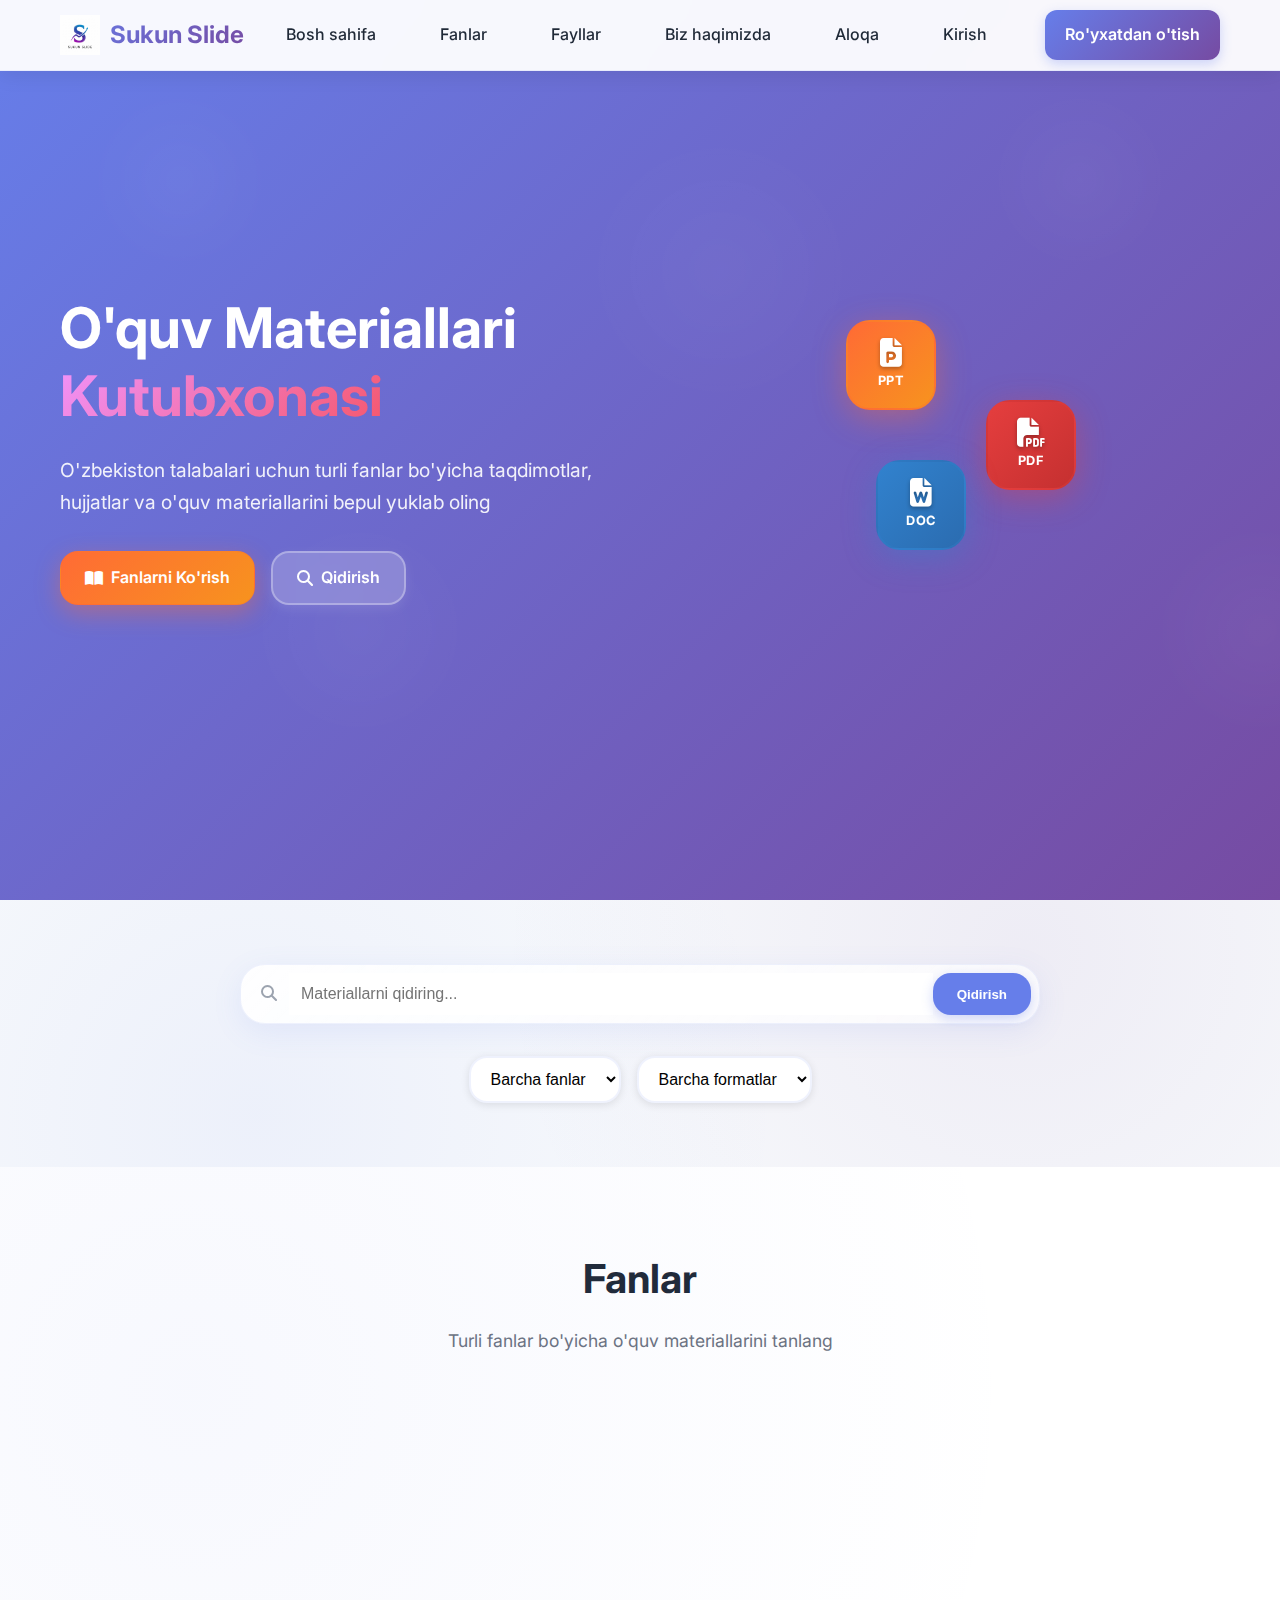
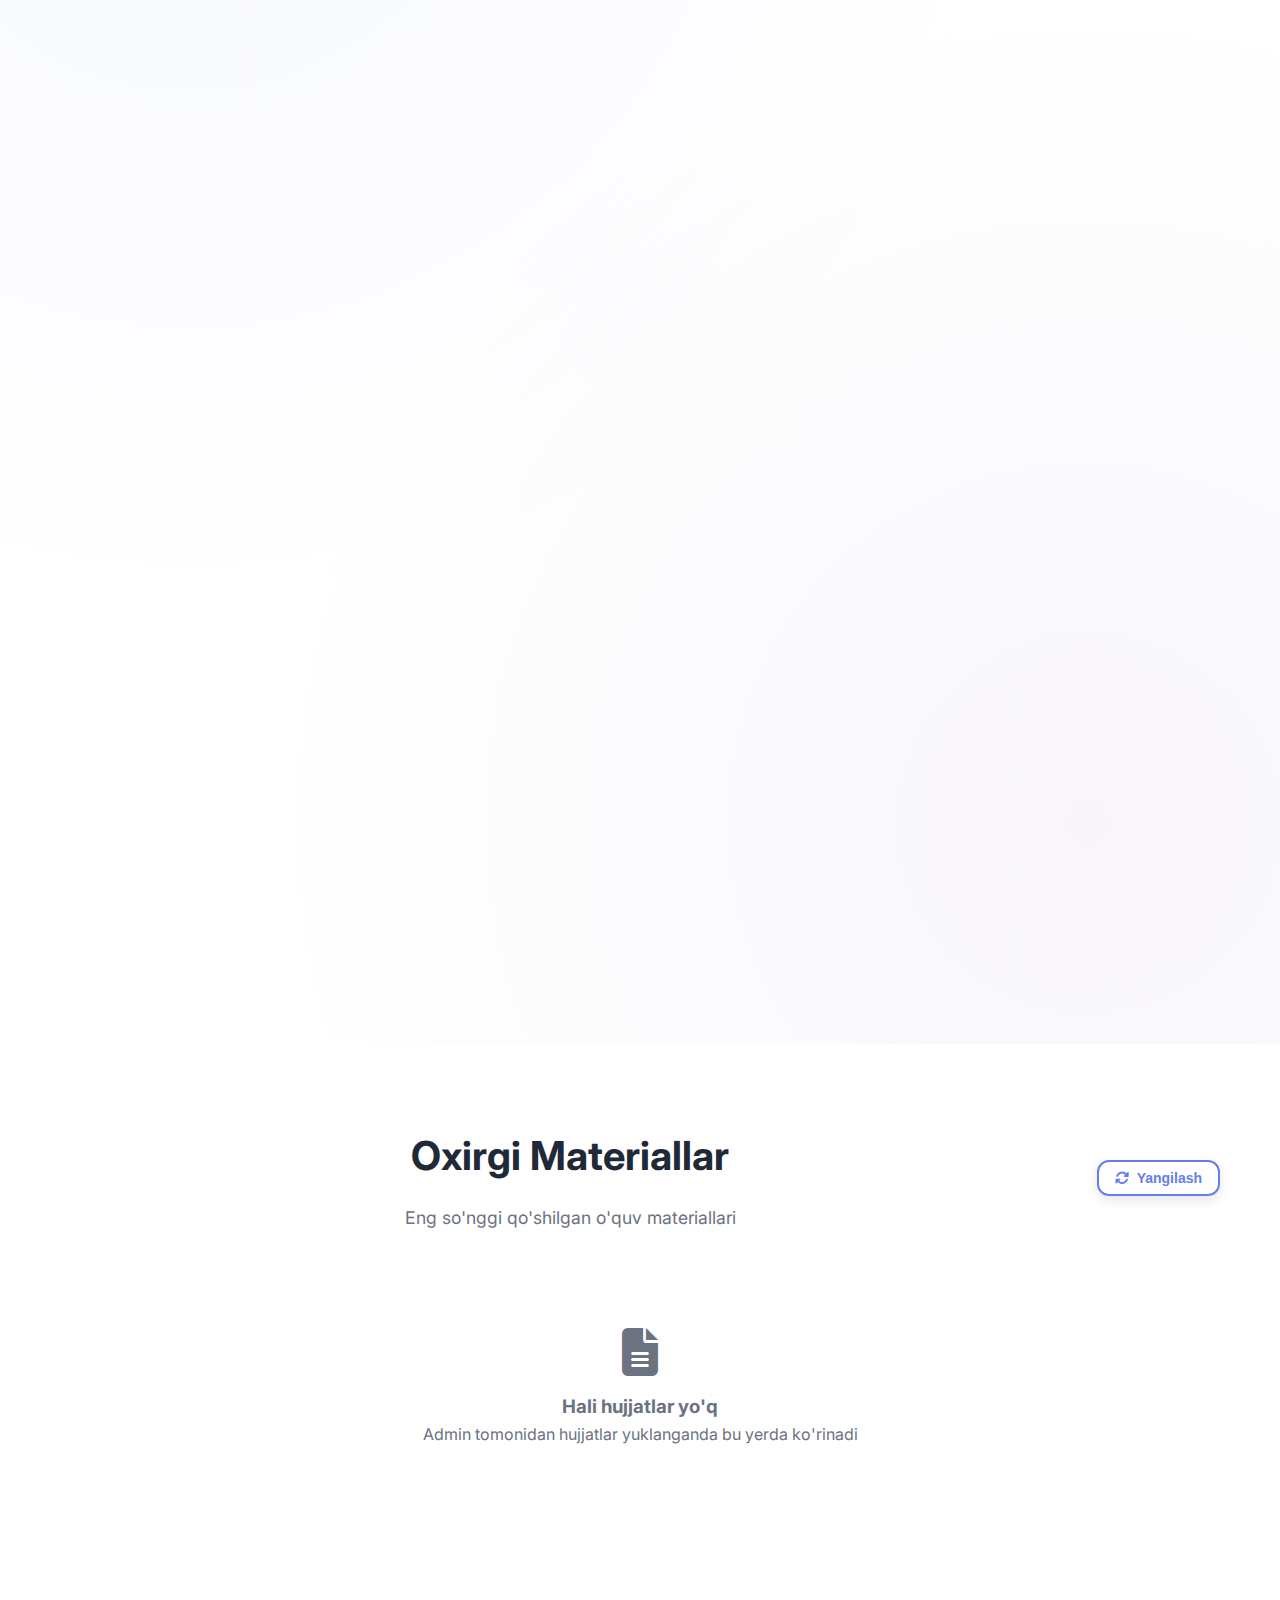
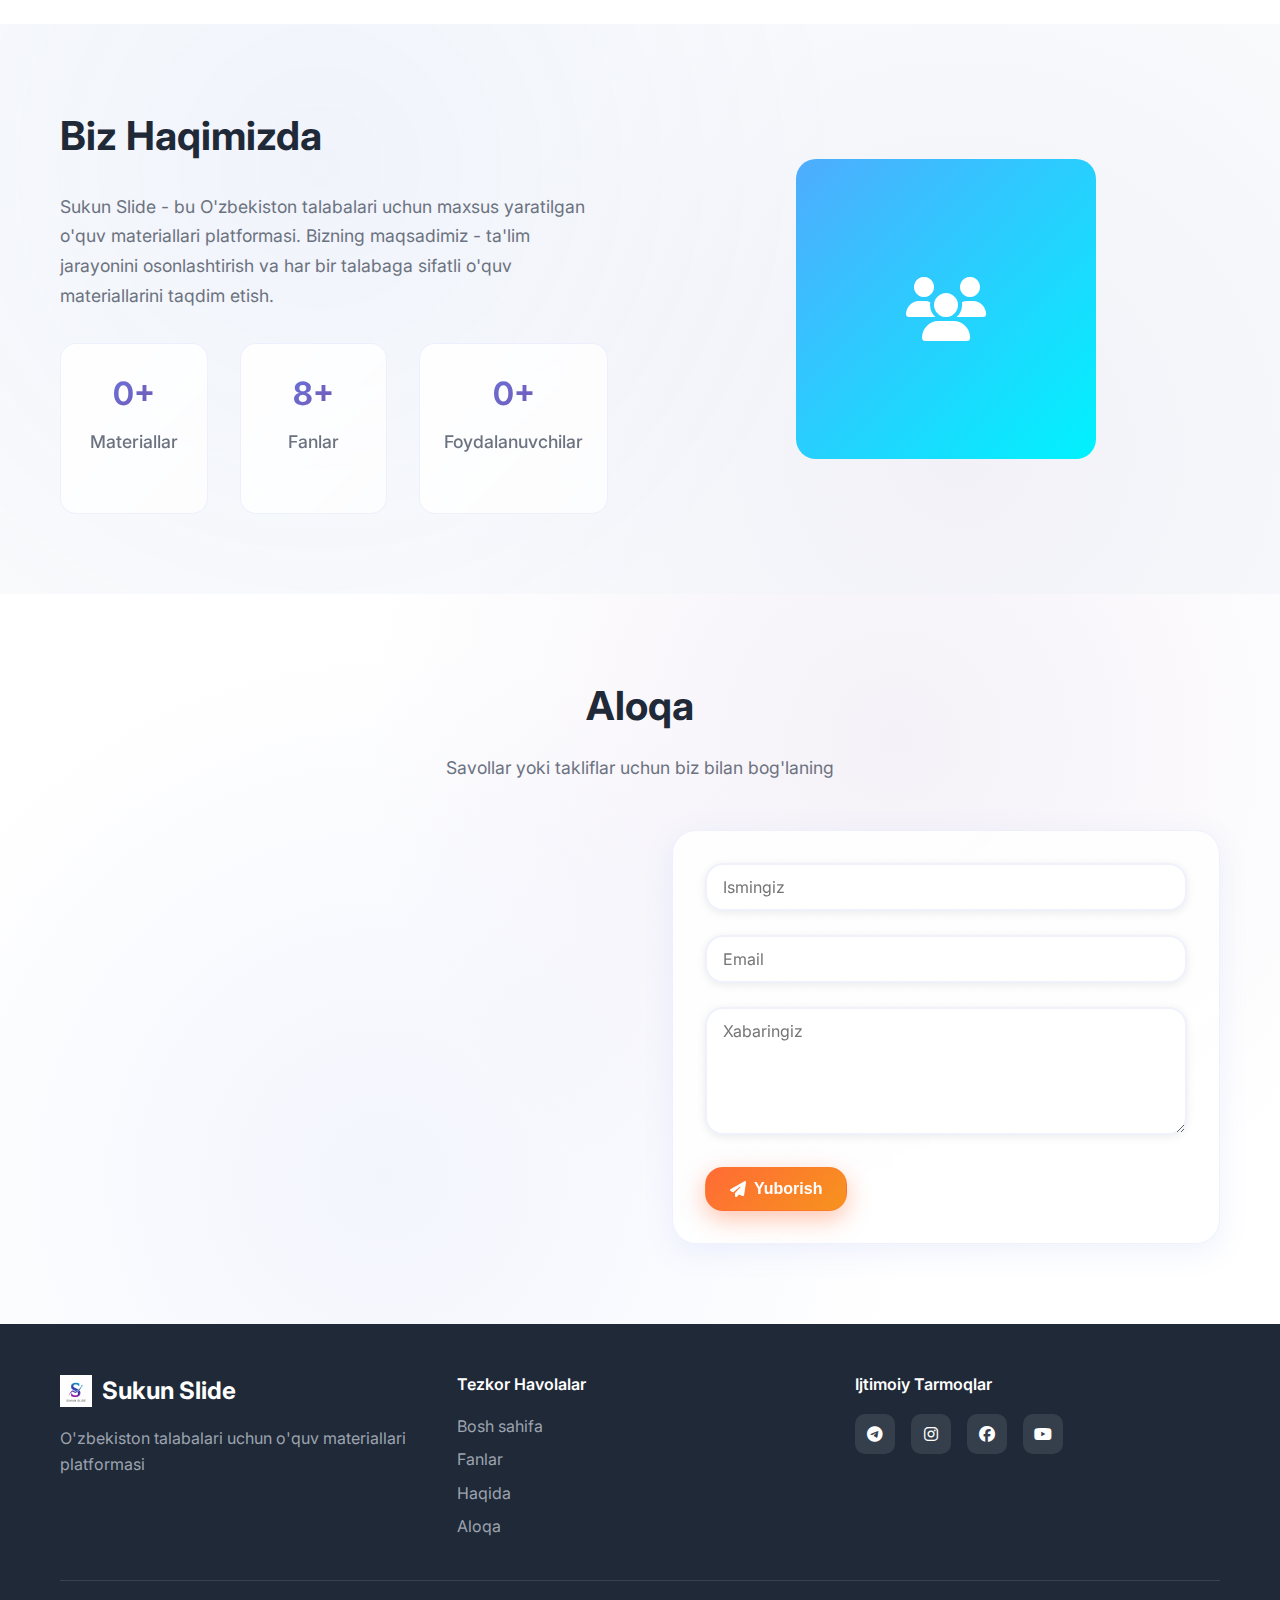
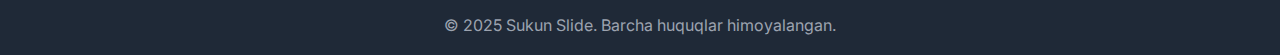
<file: index.html>
<!DOCTYPE html>
<html lang="uz">
<head>
    <meta charset="UTF-8">
    <meta name="viewport" content="width=device-width, initial-scale=1.0">
    <title>Sukun Slide - O'quv Materiallari</title>
    <link rel="stylesheet" href="styles.css">
    <link href="https://fonts.googleapis.com/css2?family=Inter:wght@300;400;500;600;700&display=swap" rel="stylesheet">
    <link rel="stylesheet" href="https://cdnjs.cloudflare.com/ajax/libs/font-awesome/6.4.0/css/all.min.css">
</head>
<body>
    <!-- Navigation -->
    <nav class="navbar">
        <div class="nav-container">
            <div class="nav-logo">
                <img src="assets/sukun_logo.png" alt="Sukun Slide Logo" class="logo-img">
                <span>Sukun Slide</span>
            </div>
            <ul class="nav-menu">
                <li class="nav-item">
                    <a href="#home" class="nav-link">Bosh sahifa</a>
                </li>
                <li class="nav-item">
                    <a href="#subjects" class="nav-link">Fanlar</a>
                </li>
                <li class="nav-item">
                    <a href="browse.html" class="nav-link">Fayllar</a>
                </li>
                <li class="nav-item">
                    <a href="#about" class="nav-link">Biz haqimizda</a>
                </li>
                <li class="nav-item">
                    <a href="#contact" class="nav-link">Aloqa</a>
                </li>
                <li class="nav-item">
                    <a href="login.html" class="nav-link">Kirish</a>
                </li>
                <li class="nav-item">
                    <a href="register.html" class="nav-link btn btn-primary" style="padding: 8px 16px; margin-left: 10px;">Ro'yxatdan o'tish</a>
                </li>
            </ul>
            <div class="nav-toggle">
                <span class="bar"></span>
                <span class="bar"></span>
                <span class="bar"></span>
            </div>
        </div>
    </nav>

    <!-- Hero Section -->
    <section id="home" class="hero">
        <div class="hero-container">
            <div class="hero-content">
                <h1 class="hero-title">
                    O'quv Materiallari
                    <span class="highlight">Kutubxonasi</span>
                </h1>
                <p class="hero-description">
                    O'zbekiston talabalari uchun turli fanlar bo'yicha taqdimotlar, 
                    hujjatlar va o'quv materiallarini bepul yuklab oling
                </p>
                <div class="hero-buttons">
                    <a href="#subjects" class="btn btn-primary">
                        <i class="fas fa-book-open"></i>
                        Fanlarni Ko'rish
                    </a>
                    <a href="#search" class="btn btn-secondary">
                        <i class="fas fa-search"></i>
                        Qidirish
                    </a>
                </div>
            </div>
            <div class="hero-image">
                <div class="floating-cards">
                    <div class="card card-1">
                        <i class="fas fa-file-powerpoint"></i>
                        <span>PPT</span>
                    </div>
                    <div class="card card-2">
                        <i class="fas fa-file-pdf"></i>
                        <span>PDF</span>
                    </div>
                    <div class="card card-3">
                        <i class="fas fa-file-word"></i>
                        <span>DOC</span>
                    </div>
                </div>
            </div>
        </div>
    </section>

    <!-- Search Section -->
    <section id="search" class="search-section">
        <div class="container">
            <div class="search-container">
                <div class="search-box">
                    <i class="fas fa-search"></i>
                    <input type="text" id="searchInput" placeholder="Materiallarni qidiring...">
                    <button class="search-btn">Qidirish</button>
                </div>
                <div class="search-filters">
                    <select id="subjectFilter">
                        <option value="">Barcha fanlar</option>
                        <option value="mathematics">Matematika</option>
                        <option value="physics">Fizika</option>
                        <option value="chemistry">Kimyo</option>
                        <option value="biology">Biologiya</option>
                        <option value="history">Tarix</option>
                        <option value="geography">Geografiya</option>
                        <option value="literature">Adabiyot</option>
                        <option value="english">Ingliz tili</option>
                    </select>
                    <select id="formatFilter">
                        <option value="">Barcha formatlar</option>
                        <option value="ppt">PowerPoint</option>
                        <option value="pdf">PDF</option>
                        <option value="doc">Word</option>
                        <option value="xlsx">Excel</option>
                    </select>
                </div>
            </div>
        </div>
    </section>

    <!-- Subjects Section -->
    <section id="subjects" class="subjects-section">
        <div class="container">
            <div class="section-header">
                <h2>Fanlar</h2>
                <p>Turli fanlar bo'yicha o'quv materiallarini tanlang</p>
            </div>
            <div class="subjects-grid" id="subjectsGrid">
                <!-- Subjects will be populated by JavaScript -->
            </div>
        </div>
    </section>

    <!-- Documents Section -->
    <section class="documents-section">
        <div class="container">
            <div class="section-header">
                <div class="header-content">
                    <div>
                        <h2>Oxirgi Materiallar</h2>
                        <p>Eng so'nggi qo'shilgan o'quv materiallari</p>
                    </div>
                    <button class="btn btn-sm btn-outline" onclick="refreshDocuments()" title="Hujjatlarni yangilash">
                        <i class="fas fa-sync-alt"></i>
                        Yangilash
                    </button>
                </div>
            </div>
            <div class="documents-grid" id="documentsGrid">
                <!-- Documents will be populated by JavaScript -->
            </div>
            <div class="load-more">
                <button class="btn btn-outline" id="loadMoreBtn">
                    <i class="fas fa-plus"></i>
                    Ko'proq Ko'rish
                </button>
            </div>
        </div>
    </section>

    <!-- About Section -->
    <section id="about" class="about-section">
        <div class="container">
            <div class="about-content">
                <div class="about-text">
                    <h2>Biz Haqimizda</h2>
                    <p>
                        Sukun Slide - bu O'zbekiston talabalari uchun maxsus yaratilgan 
                        o'quv materiallari platformasi. Bizning maqsadimiz - ta'lim jarayonini 
                        osonlashtirish va har bir talabaga sifatli o'quv materiallarini 
                        taqdim etish.
                    </p>
                    <div class="stats">
                        <div class="stat">
                            <h3>500+</h3>
                            <p>Materiallar</p>
                        </div>
                        <div class="stat">
                            <h3>15+</h3>
                            <p>Fanlar</p>
                        </div>
                        <div class="stat">
                            <h3>1000+</h3>
                            <p>Talabalar</p>
                        </div>
                    </div>
                </div>
                <div class="about-image">
                    <div class="image-placeholder">
                        <i class="fas fa-users"></i>
                    </div>
                </div>
            </div>
        </div>
    </section>

    <!-- Contact Section -->
    <section id="contact" class="contact-section">
        <div class="container">
            <div class="section-header">
                <h2>Aloqa</h2>
                <p>Savollar yoki takliflar uchun biz bilan bog'laning</p>
            </div>
            <div class="contact-content">
                <div class="contact-info">
                    <div class="contact-item">
                        <i class="fas fa-envelope"></i>
                        <div>
                            <h4>Email</h4>
                            <p>info@ravshantech@gmail.com</p>
                        </div>
                    </div>
                    <div class="contact-item">
                        <i class="fas fa-phone"></i>
                        <div>
                            <h4>Telefon</h4>
                            <p>+82 10 8096 6664</p>
                        </div>
                    </div>
                    <div class="contact-item">
                        <i class="fas fa-map-marker-alt"></i>
                        <div>
                            <h4>Manzil</h4>
                            <p>Chonju, Koreya Respublikasi</p>
                        </div>
                    </div>
                </div>
                <form class="contact-form">
                    <div class="form-group">
                        <input type="text" placeholder="Ismingiz" required>
                    </div>
                    <div class="form-group">
                        <input type="email" placeholder="Email" required>
                    </div>
                    <div class="form-group">
                        <textarea placeholder="Xabaringiz" rows="5" required></textarea>
                    </div>
                    <button type="submit" class="btn btn-primary">
                        <i class="fas fa-paper-plane"></i>
                        Yuborish
                    </button>
                </form>
            </div>
        </div>
    </section>

    <!-- Footer -->
    <footer class="footer">
        <div class="container">
            <div class="footer-content">
                <div class="footer-section">
                    <div class="footer-logo">
                        <img src="assets/sukun_logo.png" alt="Sukun Slide Logo" class="logo-img">
                        <span>Sukun Slide</span>
                    </div>
                    <p>O'zbekiston talabalari uchun o'quv materiallari platformasi</p>
                </div>
                <div class="footer-section">
                    <h4>Tezkor Havolalar</h4>
                    <ul>
                        <li><a href="#home">Bosh sahifa</a></li>
                        <li><a href="#subjects">Fanlar</a></li>
                        <li><a href="#about">Haqida</a></li>
                        <li><a href="#contact">Aloqa</a></li>
                    </ul>
                </div>
                <div class="footer-section">
                    <h4>Ijtimoiy Tarmoqlar</h4>
                    <div class="social-links">
                        <a href="#"><i class="fab fa-telegram"></i></a>
                        <a href="#"><i class="fab fa-instagram"></i></a>
                        <a href="#"><i class="fab fa-facebook"></i></a>
                        <a href="#"><i class="fab fa-youtube"></i></a>
                    </div>
                </div>
            </div>
            <div class="footer-bottom">
                <p>&copy; 2025 Sukun Slide. Barcha huquqlar himoyalangan.</p>
            </div>
        </div>
    </footer>

    <script src="script.js"></script>
</body>
</html>
</file>
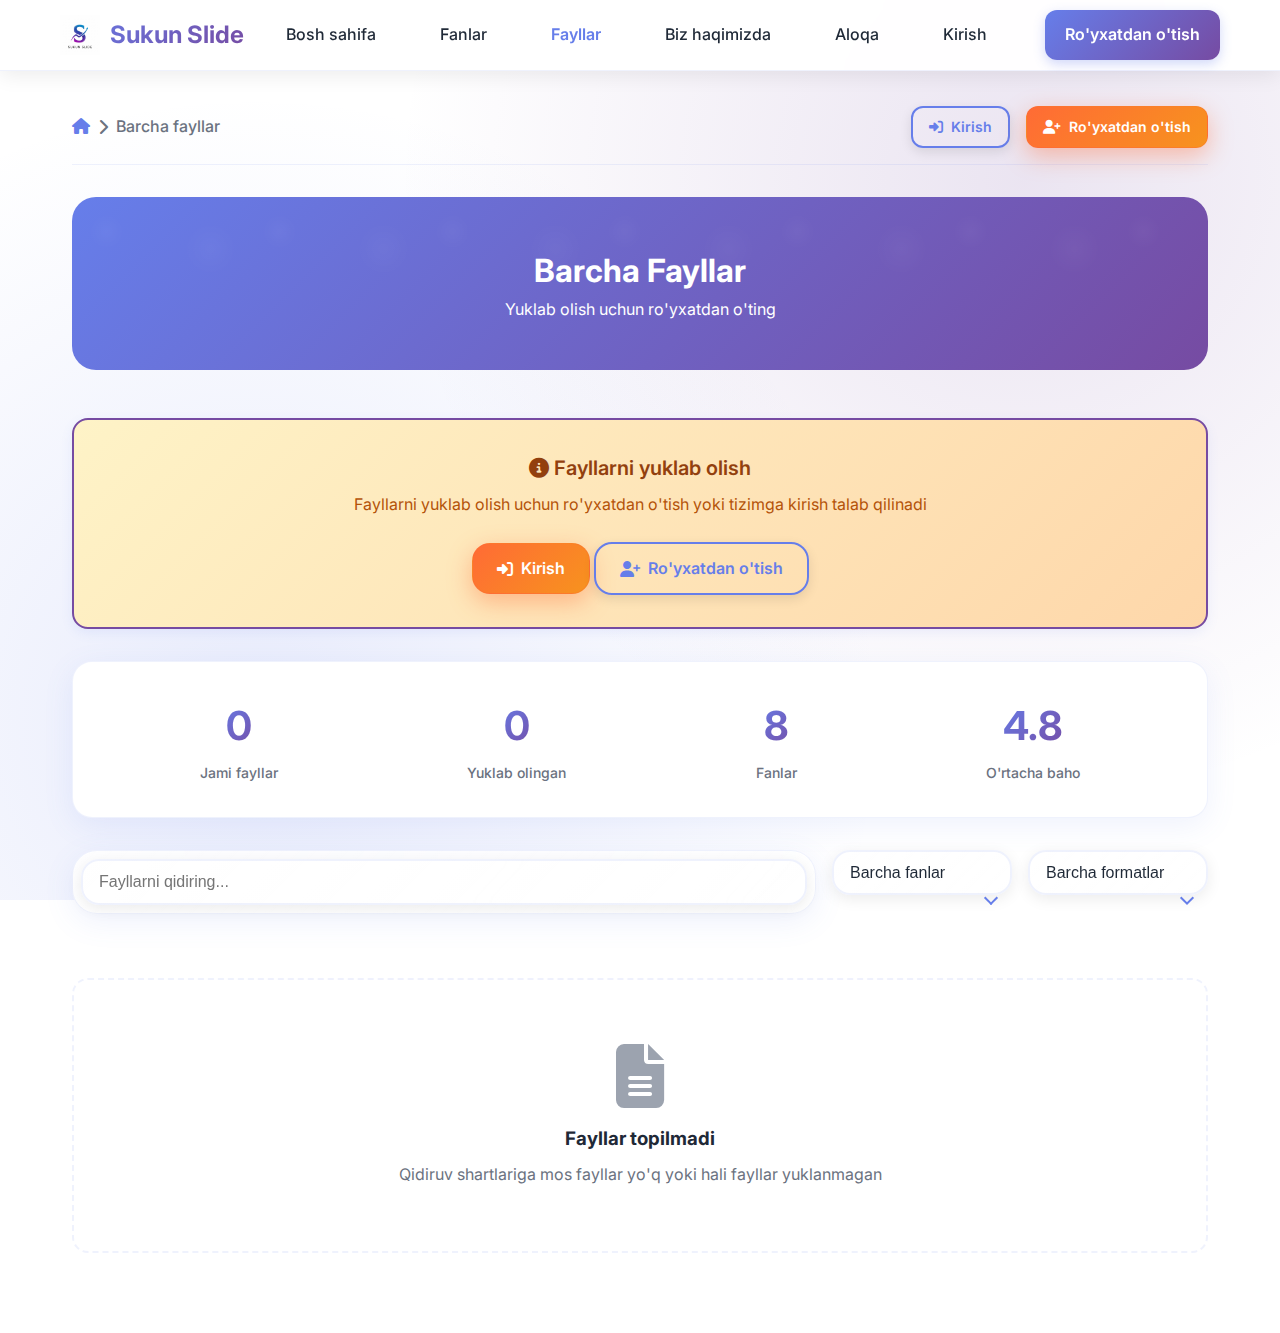
<file: browse.html>
<!DOCTYPE html>
<html lang="uz">
<head>
    <meta charset="UTF-8">
    <meta name="viewport" content="width=device-width, initial-scale=1.0">
    <title>Fayllarni Ko'rish - Sukun Slide</title>
    <link rel="stylesheet" href="styles.css">
    <link rel="stylesheet" href="auth.css">
    <link href="https://fonts.googleapis.com/css2?family=Inter:wght@300;400;500;600;700&display=swap" rel="stylesheet">
    <link rel="stylesheet" href="https://cdnjs.cloudflare.com/ajax/libs/font-awesome/6.4.0/css/all.min.css">
    <style>
        .browse-container {
            max-width: 1200px;
            margin: 0 auto;
            padding: 2rem;
            min-height: 100vh;
            padding-top: 90px; /* Account for fixed navbar */
        }
        
        .browse-header {
            text-align: center;
            margin-bottom: 3rem;
            padding: 3rem 2rem;
            background: var(--gradient-primary);
            color: white;
            border-radius: 24px;
            position: relative;
            overflow: hidden;
        }
        
        .browse-header::before {
            content: '';
            position: absolute;
            top: 0;
            left: 0;
            right: 0;
            bottom: 0;
            background: url('data:image/svg+xml,<svg xmlns="http://www.w3.org/2000/svg" viewBox="0 0 1000 1000"><defs><radialGradient id="a" cx="50%" cy="50%"><stop offset="0%" stop-color="%23ffffff" stop-opacity="0.1"/><stop offset="100%" stop-color="%23ffffff" stop-opacity="0"/></radialGradient></defs><circle cx="200" cy="200" r="100" fill="url(%23a)"/><circle cx="800" cy="300" r="150" fill="url(%23a)"/></svg>');
            opacity: 0.3;
        }
        
        .browse-header h1, .browse-header p {
            position: relative;
            z-index: 1;
        }
        
        .browse-nav {
            display: flex;
            align-items: center;
            justify-content: space-between;
            margin-bottom: 2rem;
            padding: 1rem 0;
            border-bottom: 1px solid var(--border-color);
        }
        
        .breadcrumb {
            display: flex;
            align-items: center;
            gap: 0.5rem;
            color: var(--text-secondary);
            font-weight: 500;
        }
        
        .breadcrumb a {
            color: var(--primary-color);
            text-decoration: none;
            transition: color 0.3s ease;
        }
        
        .breadcrumb a:hover {
            color: var(--primary-dark);
        }
        
        .auth-actions {
            display: flex;
            gap: 1rem;
        }
        
        .search-and-filters {
            display: flex;
            gap: 1rem;
            margin-bottom: 2rem;
            flex-wrap: wrap;
        }
        
        .search-box {
            flex: 1;
            min-width: 300px;
        }
        
        .search-box input {
            width: 100%;
            padding: 12px 16px;
            border: 2px solid var(--border-color);
            border-radius: 18px;
            font-size: 1rem;
            transition: all 0.3s ease;
            box-shadow: 0 4px 15px rgba(0, 0, 0, 0.08);
            background: linear-gradient(135deg, rgba(255, 255, 255, 0.95) 0%, rgba(255, 255, 255, 0.9) 100%);
            backdrop-filter: blur(10px);
        }
        
        .search-box input:focus {
            outline: none;
            border-color: var(--primary-color);
            box-shadow: 0 0 0 3px rgba(102, 126, 234, 0.1);
            transform: translateY(-1px);
        }
        
        .filters {
            display: flex;
            gap: 1rem;
        }
        
        /* Custom select styling for browse page */
        .filters .custom-select {
            position: relative;
            display: inline-block;
            min-width: 180px;
        }
        
        .filters .custom-select select {
            appearance: none;
            -webkit-appearance: none;
            -moz-appearance: none;
            width: 100%;
            padding: 12px 40px 12px 16px;
            font-size: 1rem;
            border: 2px solid var(--border-color);
            border-radius: 18px;
            background: linear-gradient(135deg, rgba(255, 255, 255, 0.95) 0%, rgba(255, 255, 255, 0.9) 100%);
            backdrop-filter: blur(10px);
            cursor: pointer;
            color: var(--text-primary);
            font-weight: 500;
            transition: all 0.3s ease;
            box-shadow: 0 4px 15px rgba(0, 0, 0, 0.08);
        }
        
        .filters .custom-select::after {
            content: '';
            position: absolute;
            right: 16px;
            top: 50%;
            transform: translateY(-50%) rotate(45deg);
            width: 8px;
            height: 8px;
            border-right: 2px solid var(--primary-color);
            border-bottom: 2px solid var(--primary-color);
            transition: all 0.3s ease;
            pointer-events: none;
        }
        
        .filters .custom-select:hover select {
            border-color: var(--primary-color);
            box-shadow: 0 6px 20px rgba(102, 126, 234, 0.15);
            transform: translateY(-2px);
        }
        
        .filters .custom-select:hover::after {
            border-color: var(--primary-dark);
            transform: translateY(-50%) rotate(225deg);
        }
        
        .filters .custom-select select:focus {
            outline: none;
            border-color: var(--primary-color);
            box-shadow: 0 0 0 3px rgba(102, 126, 234, 0.1);
        }
        
        /* Custom styling for dropdown options in browse page */
        .filters select option {
            padding: 12px 16px;
            background-color: white;
            color: var(--text-primary);
            font-size: 1rem;
            line-height: 1.5;
            border: none;
            margin: 1px 0;
            transition: all 0.2s ease;
        }
        
        .filters select option:hover {
            background: linear-gradient(135deg, #667eea 0%, #764ba2 100%);
            color: white !important;
        }
        
        .filters select option:checked,
        .filters select option:selected {
            background: linear-gradient(135deg, #667eea 0%, #764ba2 100%);
            color: white !important;
            font-weight: 600;
        }
        
        .filters select option[value=""] {
            background-color: #f8fafc;
            color: var(--text-secondary);
            font-style: italic;
            font-weight: 500;
        }
        
        .files-grid {
            display: grid;
            grid-template-columns: repeat(auto-fill, minmax(320px, 1fr));
            gap: 1.5rem;
            margin-bottom: 3rem;
        }
        
        .file-card {
            background: var(--bg-primary);
            border-radius: 16px;
            box-shadow: var(--shadow-md);
            overflow: hidden;
            transition: transform 0.3s ease, box-shadow 0.3s ease;
            border: 1px solid var(--border-color);
        }
        
        .file-card:hover {
            transform: translateY(-4px);
            box-shadow: var(--shadow-xl);
        }
        
        .file-card-header {
            padding: 1.5rem;
            background: var(--bg-secondary);
            border-bottom: 1px solid var(--border-color);
        }
        
        .file-format {
            display: inline-flex;
            align-items: center;
            gap: 0.5rem;
            padding: 0.5rem 1rem;
            background: var(--primary-color);
            color: white;
            border-radius: 20px;
            font-size: 0.875rem;
            font-weight: 600;
            box-shadow: var(--shadow-sm);
        }
        
        .file-card-content {
            padding: 1.5rem;
        }
        
        .file-title {
            font-size: 1.125rem;
            font-weight: 600;
            color: var(--text-primary);
            margin-bottom: 0.5rem;
            line-height: 1.4;
        }
        
        .file-subject {
            display: flex;
            align-items: center;
            gap: 0.5rem;
            color: var(--text-secondary);
            font-size: 0.875rem;
            margin-bottom: 1rem;
            font-weight: 500;
        }
        
        .file-description {
            color: var(--text-secondary);
            font-size: 0.875rem;
            line-height: 1.5;
            margin-bottom: 1rem;
        }
        
        .file-meta {
            display: grid;
            grid-template-columns: 1fr 1fr;
            gap: 0.5rem;
            font-size: 0.8rem;
            color: var(--text-light);
        }
        
        .file-meta span {
            display: flex;
            align-items: center;
            gap: 0.25rem;
        }
        
        .file-actions {
            padding: 1rem 1.5rem;
            background: var(--bg-secondary);
            border-top: 1px solid var(--border-color);
            display: flex;
            gap: 0.5rem;
            justify-content: space-between;
        }
        
        .login-prompt {
            background: linear-gradient(135deg, #fef3c7 0%, #fed7aa 100%);
            border: 2px solid var(--secondary-color);
            border-radius: 16px;
            padding: 2rem;
            margin: 2rem 0;
            text-align: center;
            box-shadow: var(--shadow-md);
        }
        
        .login-prompt h4 {
            color: #92400e;
            margin-bottom: 0.5rem;
            font-size: 1.25rem;
            font-weight: 600;
        }
        
        .login-prompt p {
            color: #b45309;
            margin-bottom: 1.5rem;
            font-size: 1rem;
        }
        
        .stats-bar {
            background: var(--bg-primary);
            border-radius: 20px;
            padding: 2rem;
            margin-bottom: 2rem;
            box-shadow: var(--shadow-lg);
            border: 1px solid var(--border-color);
            display: flex;
            justify-content: space-around;
            text-align: center;
        }
        
        .stat-item {
            display: flex;
            flex-direction: column;
            align-items: center;
        }
        
        .stat-number {
            font-size: 2.5rem;
            font-weight: 700;
            background: var(--gradient-primary);
            -webkit-background-clip: text;
            -webkit-text-fill-color: transparent;
            background-clip: text;
            margin-bottom: 0.25rem;
        }
        
        .stat-label {
            color: var(--text-secondary);
            font-size: 0.875rem;
            font-weight: 500;
        }
        
        .empty-state {
            text-align: center;
            padding: 4rem 2rem;
            color: var(--text-secondary);
            background: var(--bg-secondary);
            border-radius: 16px;
            border: 2px dashed var(--border-color);
        }
        
        .empty-state i {
            font-size: 4rem;
            margin-bottom: 1rem;
            color: var(--text-light);
        }
        
        .empty-state h3 {
            color: var(--text-primary);
            margin-bottom: 0.5rem;
        }
        
        /* Button styles matching the main theme */
        .btn-sm {
            padding: 8px 16px;
            font-size: 0.875rem;
        }
        
        .btn-xs {
            padding: 6px 12px;
            font-size: 0.75rem;
        }
        
        @media (max-width: 768px) {
            .browse-container {
                padding: 1rem;
            }
            
            .browse-header {
                padding: 2rem 1rem;
                margin-bottom: 2rem;
            }
            
            .browse-nav {
                flex-direction: column;
                gap: 1rem;
                align-items: flex-start;
            }
            
            .search-and-filters {
                flex-direction: column;
            }
            
            .search-box {
                min-width: auto;
            }
            
            .filters {
                flex-direction: column;
            }
            
            .filters .custom-select {
                min-width: auto;
                width: 100%;
            }
            
            .files-grid {
                grid-template-columns: 1fr;
            }
            
            .stats-bar {
                flex-direction: column;
                gap: 1rem;
            }
            
            /* Additional mobile improvements */
            .browse-container {
                padding: 1rem;
                padding-top: 80px;
            }
            
            .browse-header {
                padding: 2rem 1rem;
                margin-bottom: 2rem;
            }
            
            .browse-header h1 {
                font-size: 2rem;
            }
            
            .browse-nav {
                flex-direction: column;
                gap: 1rem;
                align-items: stretch;
            }
            
            .file-meta {
                grid-template-columns: 1fr;
                gap: 0.75rem;
            }
            
            .file-actions {
                flex-direction: column;
                gap: 0.75rem;
            }
            
            .login-prompt {
                padding: 1.5rem;
                margin: 1.5rem 0;
            }
            
            .login-prompt div {
                display: flex;
                flex-direction: column;
                gap: 0.75rem;
            }
        }
        
        @media (max-width: 480px) {
            .browse-container {
                padding: 0.75rem;
            }
            
            .browse-header {
                padding: 1.5rem 1rem;
                border-radius: 16px;
            }
            
            .browse-header h1 {
                font-size: 1.75rem;
            }
            
            .stat-number {
                font-size: 2rem;
            }
            
            .search-box input {
                font-size: 16px; /* Prevent zoom on iOS */
            }
            
            .filters select {
                font-size: 16px; /* Prevent zoom on iOS */
            }
            
            .auth-actions {
                display: flex;
                flex-direction: column;
                gap: 0.5rem;
            }
            
            .breadcrumb {
                font-size: 0.875rem;
            }
        }
    </style>
</head>
<body>
    <!-- Navigation -->
    <nav class="navbar">
        <div class="nav-container">
            <div class="nav-logo">
                <img src="assets/sukun_logo.png" alt="Sukun Slide Logo" class="logo-img">
                <span>Sukun Slide</span>
            </div>
            <ul class="nav-menu">
                <li class="nav-item">
                    <a href="index.html" class="nav-link">Bosh sahifa</a>
                </li>
                <li class="nav-item">
                    <a href="index.html#subjects" class="nav-link">Fanlar</a>
                </li>
                <li class="nav-item">
                    <a href="browse.html" class="nav-link" style="color: var(--primary-color); font-weight: 600;">Fayllar</a>
                </li>
                <li class="nav-item">
                    <a href="index.html#about" class="nav-link">Biz haqimizda</a>
                </li>
                <li class="nav-item">
                    <a href="index.html#contact" class="nav-link">Aloqa</a>
                </li>
                <li class="nav-item">
                    <a href="login.html" class="nav-link">Kirish</a>
                </li>
                <li class="nav-item">
                    <a href="register.html" class="nav-link btn btn-primary" style="padding: 8px 16px; margin-left: 10px;">Ro'yxatdan o'tish</a>
                </li>
            </ul>
            <div class="nav-toggle">
                <span class="bar"></span>
                <span class="bar"></span>
                <span class="bar"></span>
            </div>
        </div>
    </nav>
    
    <div class="browse-container">
        <!-- Navigation -->
        <div class="browse-nav">
            <div class="breadcrumb">
                <a href="index.html"><i class="fas fa-home"></i></a>
                <i class="fas fa-chevron-right"></i>
                <span id="currentSubject">Barcha fayllar</span>
            </div>
            <div class="auth-actions">
                <a href="login.html" class="btn btn-outline btn-sm">
                    <i class="fas fa-sign-in-alt"></i> Kirish
                </a>
                <a href="register.html" class="btn btn-primary btn-sm">
                    <i class="fas fa-user-plus"></i> Ro'yxatdan o'tish
                </a>
            </div>
        </div>
        
        <!-- Header -->
        <div class="browse-header">
            <h1 id="pageTitle">Barcha Fayllar</h1>
            <p id="pageDescription">Yuklab olish uchun ro'yxatdan o'ting</p>
        </div>
        
        <!-- Login Prompt -->
        <div class="login-prompt">
            <h4><i class="fas fa-info-circle"></i> Fayllarni yuklab olish</h4>
            <p>Fayllarni yuklab olish uchun ro'yxatdan o'tish yoki tizimga kirish talab qilinadi</p>
            <div>
                <a href="login.html" class="btn btn-primary">
                    <i class="fas fa-sign-in-alt"></i> Kirish
                </a>
                <a href="register.html" class="btn btn-outline">
                    <i class="fas fa-user-plus"></i> Ro'yxatdan o'tish
                </a>
            </div>
        </div>
        
        <!-- Statistics -->
        <div class="stats-bar">
            <div class="stat-item">
                <div class="stat-number" id="totalFiles">0</div>
                <div class="stat-label">Jami fayllar</div>
            </div>
            <div class="stat-item">
                <div class="stat-number" id="totalDownloads">0</div>
                <div class="stat-label">Yuklab olingan</div>
            </div>
            <div class="stat-item">
                <div class="stat-number" id="totalSubjects">0</div>
                <div class="stat-label">Fanlar</div>
            </div>
            <div class="stat-item">
                <div class="stat-number" id="avgRating">4.8</div>
                <div class="stat-label">O'rtacha baho</div>
            </div>
        </div>
        
        <!-- Search and Filters -->
        <div class="search-and-filters">
            <div class="search-box">
                <input type="text" id="searchInput" placeholder="Fayllarni qidiring...">
            </div>
            <div class="filters">
                <div class="custom-select">
                    <select id="subjectFilter">
                        <option value="">Barcha fanlar</option>
                    </select>
                </div>
                <div class="custom-select">
                    <select id="formatFilter">
                        <option value="">Barcha formatlar</option>
                        <option value="ppt">PowerPoint</option>
                        <option value="pdf">PDF</option>
                        <option value="doc">Word</option>
                        <option value="xlsx">Excel</option>
                    </select>
                </div>
            </div>
        </div>
        
        <!-- Files Grid -->
        <div class="files-grid" id="filesGrid">
            <!-- Files will be populated by JavaScript -->
        </div>
        
        <!-- Load More Button -->
        <div style="text-align: center; margin: 2rem 0;">
            <button class="btn btn-outline" id="loadMoreBtn" onclick="loadMoreFiles()" style="display: none;">
                <i class="fas fa-plus"></i> Ko'proq ko'rish
            </button>
        </div>
    </div>
    
    <script src="browse.js"></script>
</body>
</html>
</file>
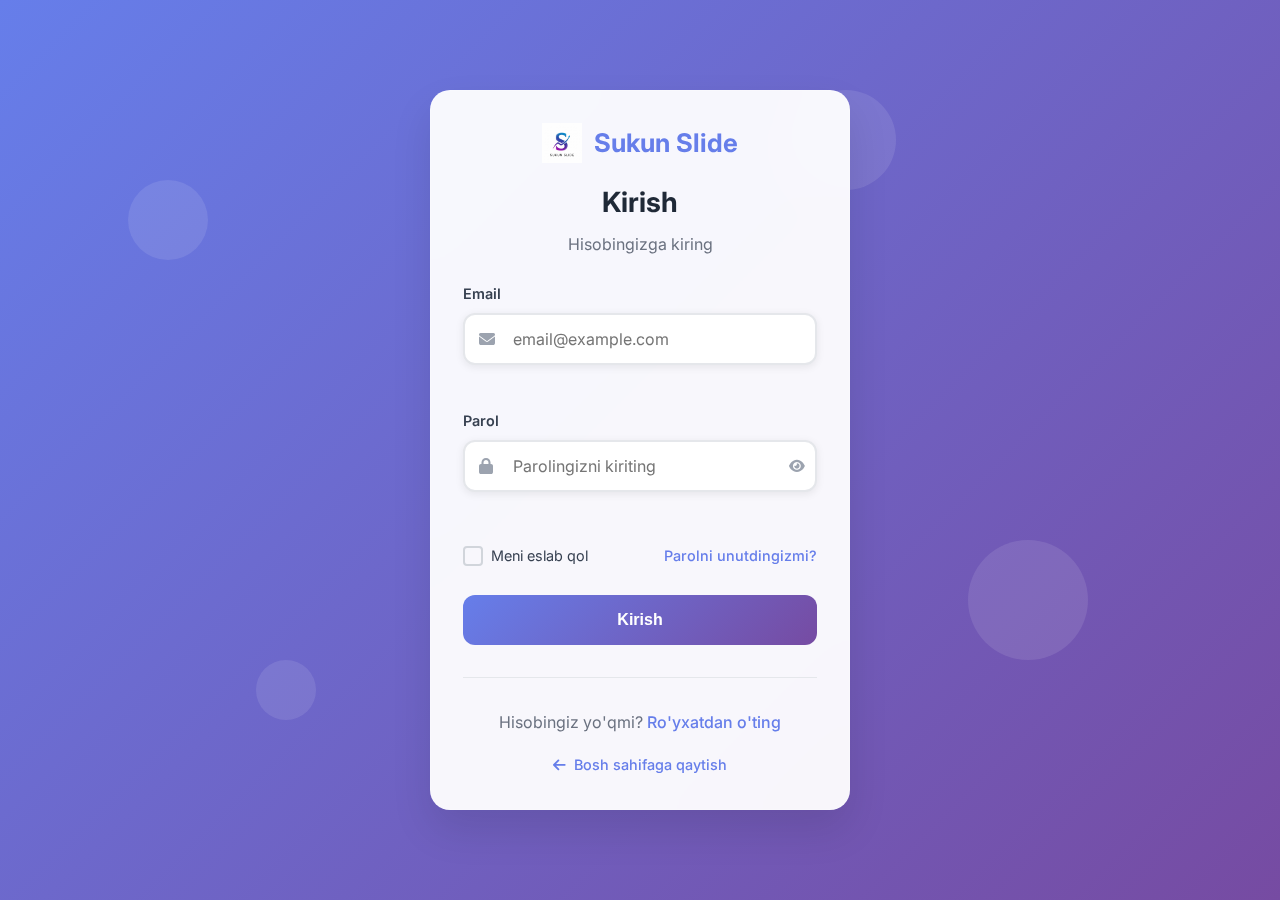
<file: dashboard.html>
<!DOCTYPE html>
<html lang="uz">
<head>
    <meta charset="UTF-8">
    <meta name="viewport" content="width=device-width, initial-scale=1.0">
    <title>Foydalanuvchi Dashboard - Sukun Slide</title>
    <link rel="stylesheet" href="styles.css">
    <link rel="stylesheet" href="dashboard.css">
    <link href="https://fonts.googleapis.com/css2?family=Inter:wght@300;400;500;600;700&display=swap" rel="stylesheet">
    <link rel="stylesheet" href="https://cdnjs.cloudflare.com/ajax/libs/font-awesome/6.4.0/css/all.min.css">
</head>
<body>
    <!-- User Navigation -->
    <nav class="user-navbar">
        <div class="nav-container">
            <div class="nav-logo">
                <img src="assets/sukun_logo.png" alt="Sukun Slide Logo" class="logo-img">
                <span>Sukun Slide</span>
            </div>
            <div class="nav-user">
                <div class="user-info">
                    <img src="https://via.placeholder.com/40" alt="User" class="user-avatar">
                    <div class="user-details">
                        <span class="user-name" id="userName">Foydalanuvchi</span>
                        <span class="user-role">Talaba</span>
                    </div>
                </div>
                <div class="nav-actions">
                    <button class="nav-btn" onclick="toggleNotifications()">
                        <i class="fas fa-bell"></i>
                        <span class="notification-badge">2</span>
                    </button>
                    <button class="nav-btn" onclick="logout()">
                        <i class="fas fa-sign-out-alt"></i>
                    </button>
                </div>
            </div>
        </div>
    </nav>

    <div class="dashboard-container">
        <!-- Sidebar -->
        <aside class="dashboard-sidebar">
            <div class="sidebar-menu">
                <a href="#overview" class="menu-item active" data-section="overview">
                    <i class="fas fa-tachometer-alt"></i>
                    <span>Umumiy ko'rinish</span>
                </a>
                <a href="#documents" class="menu-item" data-section="documents">
                    <i class="fas fa-file-alt"></i>
                    <span>Mening hujjatlarim</span>
                </a>
                <a href="#downloads" class="menu-item" data-section="downloads">
                    <i class="fas fa-download"></i>
                    <span>Yuklab olingan</span>
                </a>
                <a href="#favorites" class="menu-item" data-section="favorites">
                    <i class="fas fa-heart"></i>
                    <span>Sevimlilar</span>
                </a>
                <a href="#profile" class="menu-item" data-section="profile">
                    <i class="fas fa-user"></i>
                    <span>Profil</span>
                </a>
                <a href="#settings" class="menu-item" data-section="settings">
                    <i class="fas fa-cog"></i>
                    <span>Sozlamalar</span>
                </a>
            </div>
        </aside>

        <!-- Main Content -->
        <main class="dashboard-main">
            <!-- Overview Section -->
            <section id="overview" class="dashboard-section active">
                <div class="section-header">
                    <h1>Xush kelibsiz!</h1>
                    <p>O'quv materiallarini oson toping va yuklab oling</p>
                </div>

                <div class="stats-grid">
                    <div class="stat-card">
                        <div class="stat-icon">
                            <i class="fas fa-download"></i>
                        </div>
                        <div class="stat-content">
                            <h3 id="totalDownloads">0</h3>
                            <p>Yuklab olingan</p>
                        </div>
                    </div>
                    <div class="stat-card">
                        <div class="stat-icon">
                            <i class="fas fa-heart"></i>
                        </div>
                        <div class="stat-content">
                            <h3 id="totalFavorites">0</h3>
                            <p>Sevimlilar</p>
                        </div>
                    </div>
                    <div class="stat-card">
                        <div class="stat-icon">
                            <i class="fas fa-clock"></i>
                        </div>
                        <div class="stat-content">
                            <h3 id="recentActivity">0</h3>
                            <p>Oxirgi faoliyat</p>
                        </div>
                    </div>
                </div>

                <div class="dashboard-grid">
                    <div class="dashboard-card">
                        <div class="card-header">
                            <h3>Oxirgi yuklab olingan</h3>
                            <a href="#downloads" class="btn btn-sm">Barchasini ko'rish</a>
                        </div>
                        <div class="recent-downloads" id="recentDownloads">
                            <!-- Recent downloads will be populated by JavaScript -->
                        </div>
                    </div>

                    <div class="dashboard-card">
                        <div class="card-header">
                            <h3>Tavsiya etilgan</h3>
                            <a href="index.html#subjects" class="btn btn-sm">Barcha fanlar</a>
                        </div>
                        <div class="recommended-documents" id="recommendedDocuments">
                            <!-- Recommended documents will be populated by JavaScript -->
                        </div>
                    </div>
                </div>
            </section>

            <!-- Documents Section -->
            <section id="documents" class="dashboard-section">
                <div class="section-header">
                    <h1>Barcha hujjatlar</h1>
                    <div class="header-actions">
                        <div class="search-box">
                            <i class="fas fa-search"></i>
                            <input type="text" id="documentSearch" placeholder="Hujjatlarni qidiring...">
                        </div>
                        <select class="filter-select" id="subjectFilter">
                            <option value="">Barcha fanlar</option>
                            <option value="mathematics">Matematika</option>
                            <option value="physics">Fizika</option>
                            <option value="chemistry">Kimyo</option>
                            <option value="biology">Biologiya</option>
                            <option value="history">Tarix</option>
                            <option value="geography">Geografiya</option>
                            <option value="literature">Adabiyot</option>
                            <option value="english">Ingliz tili</option>
                        </select>
                        <select class="filter-select" id="formatFilter">
                            <option value="">Barcha formatlar</option>
                            <option value="ppt">PowerPoint</option>
                            <option value="pdf">PDF</option>
                            <option value="doc">Word</option>
                            <option value="xlsx">Excel</option>
                        </select>
                    </div>
                </div>

                <div class="documents-grid" id="allDocumentsGrid">
                    <!-- All available documents will be populated by JavaScript -->
                </div>
                
                <div class="load-more-container">
                    <button class="btn btn-outline" id="loadMoreBtn" onclick="loadMoreDocuments()">
                        <i class="fas fa-plus"></i> Ko'proq yuklash
                    </button>
                </div>
            </section>

            <!-- Downloads Section -->
            <section id="downloads" class="dashboard-section">
                <div class="section-header">
                    <h1>Yuklab olingan hujjatlar</h1>
                    <div class="header-actions">
                        <div class="search-box">
                            <i class="fas fa-search"></i>
                            <input type="text" placeholder="Yuklab olingan hujjatlarni qidiring...">
                        </div>
                        <select class="filter-select">
                            <option value="">Barcha vaqt</option>
                            <option value="today">Bugun</option>
                            <option value="week">Bu hafta</option>
                            <option value="month">Bu oy</option>
                        </select>
                    </div>
                </div>

                <div class="downloads-list" id="downloadsList">
                    <!-- Downloads will be populated by JavaScript -->
                </div>
            </section>

            <!-- Favorites Section -->
            <section id="favorites" class="dashboard-section">
                <div class="section-header">
                    <h1>Sevimli hujjatlar</h1>
                    <p>Sevimli qilingan o'quv materiallari</p>
                </div>

                <div class="favorites-grid" id="favoritesGrid">
                    <!-- Favorites will be populated by JavaScript -->
                </div>
            </section>

            <!-- Profile Section -->
            <section id="profile" class="dashboard-section">
                <div class="section-header">
                    <h1>Profil ma'lumotlari</h1>
                    <p>Shaxsiy ma'lumotlaringizni boshqaring</p>
                </div>

                <div class="profile-container">
                    <div class="profile-card">
                        <div class="profile-header">
                            <div class="profile-avatar">
                                <img src="https://via.placeholder.com/120" alt="Profile" id="profileImage">
                                <button class="avatar-edit" onclick="changeAvatar()">
                                    <i class="fas fa-camera"></i>
                                </button>
                            </div>
                            <div class="profile-info">
                                <h2 id="profileName">Foydalanuvchi Ismi</h2>
                                <p id="profileEmail">user@example.com</p>
                                <p id="profileUniversity">Universitet nomi</p>
                            </div>
                        </div>

                        <form class="profile-form" id="profileForm">
                            <div class="form-grid">
                                <div class="form-group">
                                    <label for="firstName">Ism</label>
                                    <input type="text" id="firstName" name="firstName" required>
                                </div>
                                <div class="form-group">
                                    <label for="lastName">Familiya</label>
                                    <input type="text" id="lastName" name="lastName" required>
                                </div>
                                <div class="form-group">
                                    <label for="email">Email</label>
                                    <input type="email" id="email" name="email" required>
                                </div>
                                <div class="form-group">
                                    <label for="phone">Telefon</label>
                                    <input type="tel" id="phone" name="phone">
                                </div>
                                <div class="form-group">
                                    <label for="university">Universitet</label>
                                    <select id="university" name="university" required>
                                        <option value="">Universitet tanlang</option>
                                        <option value="tashkent-university">Toshkent Davlat Universiteti</option>
                                        <option value="tashkent-tech">Toshkent Axborot Texnologiyalari Universiteti</option>
                                        <option value="samarkand-university">Samarqand Davlat Universiteti</option>
                                        <option value="other">Boshqa</option>
                                    </select>
                                </div>
                                <div class="form-group">
                                    <label for="course">Kurs</label>
                                    <select id="course" name="course">
                                        <option value="">Kurs tanlang</option>
                                        <option value="1">1-kurs</option>
                                        <option value="2">2-kurs</option>
                                        <option value="3">3-kurs</option>
                                        <option value="4">4-kurs</option>
                                    </select>
                                </div>
                            </div>
                            <div class="form-actions">
                                <button type="button" class="btn btn-secondary" onclick="resetProfile()">
                                    <i class="fas fa-undo"></i>
                                    Qaytarish
                                </button>
                                <button type="submit" class="btn btn-primary">
                                    <i class="fas fa-save"></i>
                                    Saqlash
                                </button>
                            </div>
                        </form>
                    </div>

                    <div class="profile-stats">
                        <div class="stats-card">
                            <h3>Statistika</h3>
                            <div class="stat-item">
                                <span>Jami yuklab olingan</span>
                                <strong id="totalDownloadsStat">0</strong>
                            </div>
                            <div class="stat-item">
                                <span>Sevimli hujjatlar</span>
                                <strong id="totalFavoritesStat">0</strong>
                            </div>
                            <div class="stat-item">
                                <span>Ro'yxatdan o'tgan sana</span>
                                <strong id="joinDate">-</strong>
                            </div>
                            <div class="stat-item">
                                <span>Oxirgi faoliyat</span>
                                <strong id="lastActivity">-</strong>
                            </div>
                        </div>
                    </div>
                </div>
            </section>

            <!-- Settings Section -->
            <section id="settings" class="dashboard-section">
                <div class="section-header">
                    <h1>Sozlamalar</h1>
                    <p>Hisobingiz va platforma sozlamalarini boshqaring</p>
                </div>

                <div class="settings-grid">
                    <div class="settings-card">
                        <h3>Xavfsizlik</h3>
                        <form class="settings-form" id="passwordForm">
                            <div class="form-group">
                                <label for="currentPassword">Joriy parol</label>
                                <input type="password" id="currentPassword" required>
                            </div>
                            <div class="form-group">
                                <label for="newPassword">Yangi parol</label>
                                <input type="password" id="newPassword" required>
                            </div>
                            <div class="form-group">
                                <label for="confirmNewPassword">Yangi parolni tasdiqlang</label>
                                <input type="password" id="confirmNewPassword" required>
                            </div>
                            <button type="submit" class="btn btn-primary">
                                <i class="fas fa-key"></i>
                                Parolni o'zgartirish
                            </button>
                        </form>
                    </div>

                    <div class="settings-card">
                        <h3>Bildirishnomalar</h3>
                        <form class="settings-form" id="notificationsForm">
                            <div class="form-group">
                                <label class="checkbox-label">
                                    <input type="checkbox" id="emailNotifications" checked>
                                    <span class="checkmark"></span>
                                    Email bildirishnomalari
                                </label>
                            </div>
                            <div class="form-group">
                                <label class="checkbox-label">
                                    <input type="checkbox" id="newDocuments" checked>
                                    <span class="checkmark"></span>
                                    Yangi hujjatlar haqida xabar
                                </label>
                            </div>
                            <div class="form-group">
                                <label class="checkbox-label">
                                    <input type="checkbox" id="weeklyDigest">
                                    <span class="checkmark"></span>
                                    Haftalik xulosa
                                </label>
                            </div>
                            <button type="submit" class="btn btn-primary">
                                <i class="fas fa-bell"></i>
                                Sozlamalarni saqlash
                            </button>
                        </form>
                    </div>

                    <div class="settings-card">
                        <h3>Hisobni o'chirish</h3>
                        <p>Hisobingizni butunlay o'chirish mumkin. Bu amal qaytarib bo'lmaydi.</p>
                        <button type="button" class="btn btn-danger" onclick="deleteAccount()">
                            <i class="fas fa-trash"></i>
                            Hisobni o'chirish
                        </button>
                    </div>
                </div>
            </section>
        </main>
    </div>

    <!-- Notifications Panel -->
    <div class="notifications-panel" id="notificationsPanel">
        <div class="panel-header">
            <h3>Bildirishnomalar</h3>
            <button class="close-btn" onclick="toggleNotifications()">
                <i class="fas fa-times"></i>
            </button>
        </div>
        <div class="notifications-list" id="notificationsList">
            <!-- Notifications will be loaded dynamically -->
        </div>
    </div>

    <script src="dashboard.js"></script>
</body>
</html>
</file>
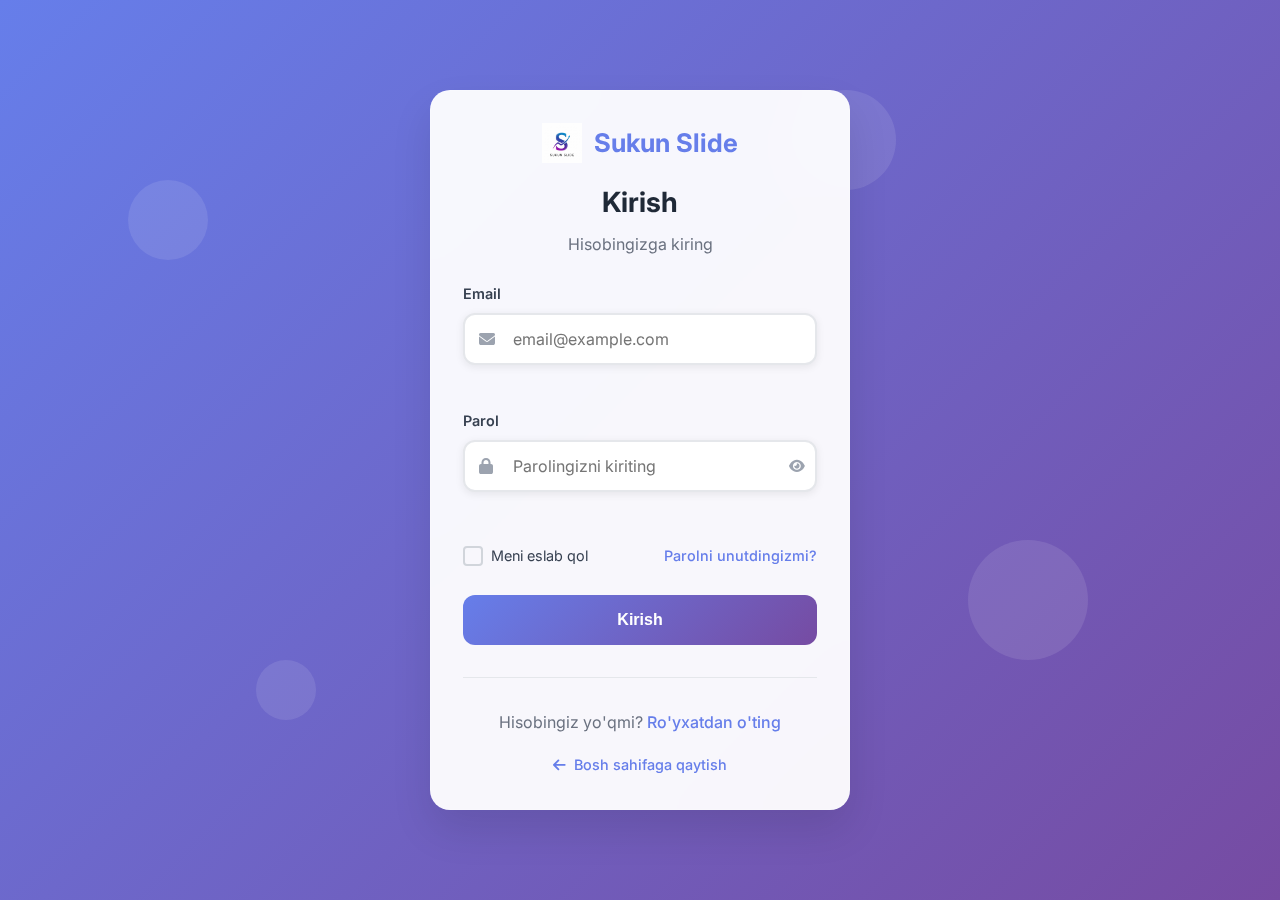
<file: login.html>
<!DOCTYPE html>
<html lang="uz">
<head>
    <meta charset="UTF-8">
    <meta name="viewport" content="width=device-width, initial-scale=1.0">
    <title>Kirish - Sukun Slide</title>
    <link rel="stylesheet" href="styles.css">
    <link rel="stylesheet" href="auth.css">
    <link href="https://fonts.googleapis.com/css2?family=Inter:wght@300;400;500;600;700&display=swap" rel="stylesheet">
    <link rel="stylesheet" href="https://cdnjs.cloudflare.com/ajax/libs/font-awesome/6.4.0/css/all.min.css">
</head>
<body class="auth-body">
    <div class="auth-container">
        <div class="auth-card">
            <div class="auth-header">
                <div class="auth-logo">
                    <img src="assets/sukun_logo.png" alt="Sukun Slide Logo" class="logo-img">
                    <span>Sukun Slide</span>
                </div>
                <h1>Kirish</h1>
                <p>Hisobingizga kiring</p>
            </div>
            
            <form class="auth-form" id="loginForm">
                <div class="form-group">
                    <label for="email">Email</label>
                    <div class="input-group">
                        <i class="fas fa-envelope"></i>
                        <input type="email" id="email" name="email" placeholder="email@example.com" required>
                    </div>
                </div>
                
                <div class="form-group">
                    <label for="password">Parol</label>
                    <div class="input-group">
                        <i class="fas fa-lock"></i>
                        <input type="password" id="password" name="password" placeholder="Parolingizni kiriting" required>
                        <button type="button" class="password-toggle" onclick="togglePassword('password')">
                            <i class="fas fa-eye"></i>
                        </button>
                    </div>
                </div>
                
                <div class="form-options">
                    <label class="checkbox-label">
                        <input type="checkbox" id="rememberMe">
                        <span class="checkmark"></span>
                        Meni eslab qol
                    </label>
                    <a href="#" class="forgot-password">Parolni unutdingizmi?</a>
                </div>
                
                <button type="submit" class="auth-btn">
                    <span class="btn-text">Kirish</span>
                    <div class="btn-loading" style="display: none;">
                        <div class="loading-spinner"></div>
                    </div>
                </button>
                
            </form>
            
            <div class="auth-footer">
                <p>Hisobingiz yo'qmi? <a href="register.html">Ro'yxatdan o'ting</a></p>
                <a href="index.html" class="back-home">
                    <i class="fas fa-arrow-left"></i>
                    Bosh sahifaga qaytish
                </a>
            </div>
        </div>
        
        <div class="auth-background">
            <div class="floating-shapes">
                <div class="shape shape-1"></div>
                <div class="shape shape-2"></div>
                <div class="shape shape-3"></div>
                <div class="shape shape-4"></div>
            </div>
        </div>
    </div>
    
    <script src="config.js"></script>
    <script src="auth.js"></script>
</body>
</html>
</file>
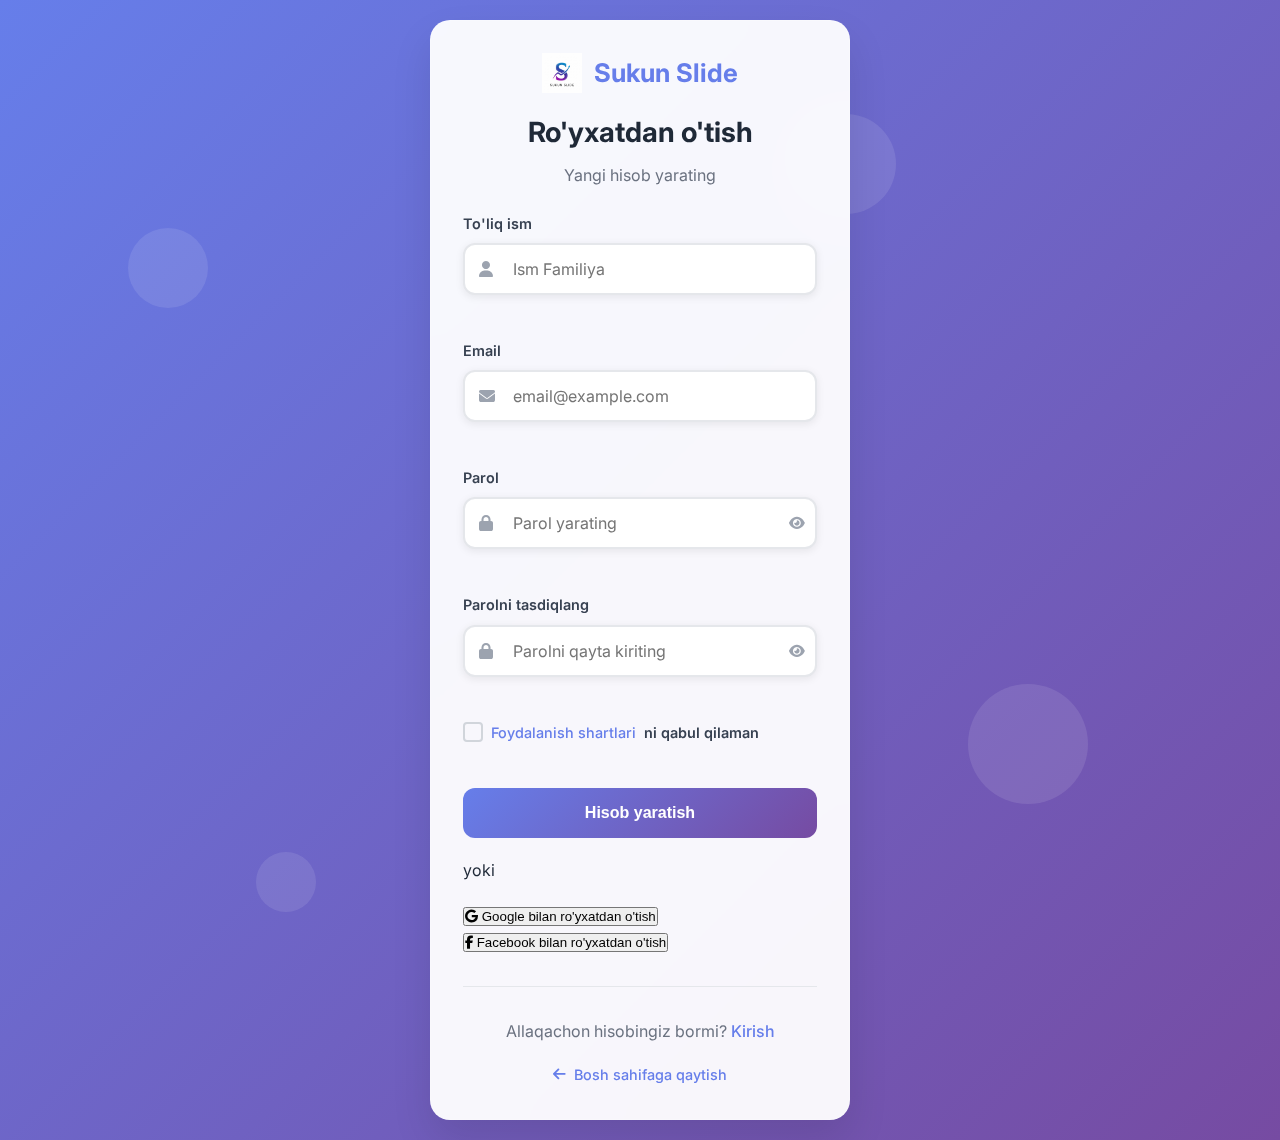
<file: register.html>
<!DOCTYPE html>
<html lang="uz">
<head>
    <meta charset="UTF-8">
    <meta name="viewport" content="width=device-width, initial-scale=1.0">
    <title>Ro'yxatdan o'tish - Sukun Slide</title>
    <link rel="stylesheet" href="styles.css">
    <link rel="stylesheet" href="auth.css">
    <link href="https://fonts.googleapis.com/css2?family=Inter:wght@300;400;500;600;700&display=swap" rel="stylesheet">
    <link rel="stylesheet" href="https://cdnjs.cloudflare.com/ajax/libs/font-awesome/6.4.0/css/all.min.css">
</head>
<body class="auth-body">
    <div class="auth-container">
        <div class="auth-card">
            <div class="auth-header">
                <div class="auth-logo">
                    <img src="assets/sukun_logo.png" alt="Sukun Slide Logo" class="logo-img">
                    <span>Sukun Slide</span>
                </div>
                <h1>Ro'yxatdan o'tish</h1>
                <p>Yangi hisob yarating</p>
            </div>
            
            <form class="auth-form" id="registerForm">
                <div class="form-group">
                    <label for="fullName">To'liq ism</label>
                    <div class="input-group">
                        <i class="fas fa-user"></i>
                        <input type="text" id="fullName" name="fullName" placeholder="Ism Familiya" required>
                    </div>
                </div>
                
                <div class="form-group">
                    <label for="email">Email</label>
                    <div class="input-group">
                        <i class="fas fa-envelope"></i>
                        <input type="email" id="email" name="email" placeholder="email@example.com" required>
                    </div>
                </div>
                
                <div class="form-group">
                    <label for="password">Parol</label>
                    <div class="input-group">
                        <i class="fas fa-lock"></i>
                        <input type="password" id="password" name="password" placeholder="Parol yarating" required>
                        <button type="button" class="password-toggle" onclick="togglePassword('password')">
                            <i class="fas fa-eye"></i>
                        </button>
                    </div>
                </div>
                
                <div class="form-group">
                    <label for="confirmPassword">Parolni tasdiqlang</label>
                    <div class="input-group">
                        <i class="fas fa-lock"></i>
                        <input type="password" id="confirmPassword" name="confirmPassword" placeholder="Parolni qayta kiriting" required>
                        <button type="button" class="password-toggle" onclick="togglePassword('confirmPassword')">
                            <i class="fas fa-eye"></i>
                        </button>
                    </div>
                </div>
                
                <div class="form-group">
                    <label class="checkbox-label">
                        <input type="checkbox" id="agreeTerms" required>
                        <span class="checkmark"></span>
                        <a href="#" class="terms-link">Foydalanish shartlari</a>ni qabul qilaman
                    </label>
                </div>
                
                <button type="submit" class="auth-btn">
                    <span class="btn-text">Hisob yaratish</span>
                    <div class="btn-loading" style="display: none;">
                        <div class="loading-spinner"></div>
                    </div>
                </button>
                
                <div class="auth-divider">
                    <span>yoki</span>
                </div>
                
                <div class="social-login">
                    <button type="button" class="social-btn google-btn">
                        <i class="fab fa-google"></i>
                        Google bilan ro'yxatdan o'tish
                    </button>
                    <button type="button" class="social-btn facebook-btn">
                        <i class="fab fa-facebook-f"></i>
                        Facebook bilan ro'yxatdan o'tish
                    </button>
                </div>
            </form>
            
            <div class="auth-footer">
                <p>Allaqachon hisobingiz bormi? <a href="login.html">Kirish</a></p>
                <a href="index.html" class="back-home">
                    <i class="fas fa-arrow-left"></i>
                    Bosh sahifaga qaytish
                </a>
            </div>
        </div>
        
        <div class="auth-background">
            <div class="floating-shapes">
                <div class="shape shape-1"></div>
                <div class="shape shape-2"></div>
                <div class="shape shape-3"></div>
                <div class="shape shape-4"></div>
            </div>
        </div>
    </div>
    
    <script src="auth.js"></script>
</body>
</html>
</file>
<file: auth.css>
/* Authentication Pages Styles */

.auth-body {
    margin: 0;
    padding: 0;
    min-height: 100vh;
    background: linear-gradient(135deg, #667eea 0%, #764ba2 100%);
    font-family: 'Inter', sans-serif;
    overflow-x: hidden;
}

.auth-container {
    min-height: 100vh;
    display: flex;
    align-items: center;
    justify-content: center;
    padding: 20px;
    position: relative;
}

.auth-card {
    background: rgba(255, 255, 255, 0.95);
    backdrop-filter: blur(20px);
    border-radius: 20px;
    padding: 2rem;
    width: 100%;
    max-width: 420px;
    box-shadow: 0 20px 40px rgba(0, 0, 0, 0.1);
    border: 1px solid rgba(255, 255, 255, 0.2);
    position: relative;
    z-index: 2;
}

.auth-header {
    text-align: center;
    margin-bottom: 1.5rem;
}

.auth-logo {
    display: flex;
    align-items: center;
    justify-content: center;
    gap: 12px;
    font-size: 1.6rem;
    font-weight: 700;
    color: var(--primary-color, #2563eb);
    margin-bottom: 1rem;
}

.auth-logo i {
    font-size: 2.2rem;
}

.auth-logo .logo-img {
    width: 40px;
    height: 40px;
    object-fit: contain;
}

.auth-header h1 {
    font-size: 1.75rem;
    font-weight: 700;
    color: #1f2937;
    margin-bottom: 0.5rem;
}

.auth-header p {
    color: #6b7280;
    font-size: 1rem;
}

.auth-form {
    display: flex;
    flex-direction: column;
    gap: 1.25rem;
}

.form-row {
    display: grid;
    grid-template-columns: 1fr 1fr;
    gap: 1rem;
}

.form-group {
    display: flex;
    flex-direction: column;
    gap: 0.5rem;
}

.form-group label {
    font-weight: 600;
    color: #374151;
    font-size: 0.9rem;
}

.input-group {
    position: relative;
    display: flex;
    align-items: center;
    width: 100%;
    overflow: visible;
}

.input-group i {
    position: absolute;
    left: 16px;
    color: #9ca3af;
    z-index: 1;
}

.input-group input,
.input-group select {
    width: 100%;
    padding: 14px 16px 14px 48px;
    border: 2px solid #e5e7eb;
    border-radius: 12px;
    font-size: 1rem;
    transition: all 0.3s ease;
    background: white;
    font-family: inherit;
}

/* Special padding for password inputs with toggle button */
.input-group input[type="password"] {
    padding-right: 52px;
}

.input-group input:focus,
.input-group select:focus {
    outline: none;
    border-color: var(--primary-color, #2563eb);
    box-shadow: 0 0 0 3px rgba(37, 99, 235, 0.1);
}

.input-group select {
    cursor: pointer;
    appearance: none;
    background-image: url("data:image/svg+xml,%3csvg xmlns='http://www.w3.org/2000/svg' fill='none' viewBox='0 0 20 20'%3e%3cpath stroke='%236b7280' stroke-linecap='round' stroke-linejoin='round' stroke-width='1.5' d='m6 8 4 4 4-4'/%3e%3c/svg%3e");
    background-position: right 12px center;
    background-repeat: no-repeat;
    background-size: 16px;
    padding-right: 40px;
}

.password-toggle {
    position: absolute;
    right: 8px;
    top: 50%;
    transform: translateY(-50%);
    background: none;
    border: none;
    color: #9ca3af;
    cursor: pointer;
    padding: 6px;
    border-radius: 8px;
    transition: color 0.3s ease;
    display: flex;
    align-items: center;
    justify-content: center;
    width: 36px;
    height: 36px;
    z-index: 2;
    margin: 0;
    outline: none;
}

.password-toggle:hover {
    color: var(--primary-color, #2563eb);
}

.password-toggle:active {
    transform: translateY(-50%) scale(0.95);
}

.password-toggle:focus {
    outline: none;
}

.password-toggle i {
    font-size: 14px;
    transition: all 0.3s ease;
}

.password-toggle:hover i {
    transform: scale(1.1);
}

.password-strength {
    margin-top: 0.5rem;
}

.strength-bar {
    height: 4px;
    background: #e5e7eb;
    border-radius: 2px;
    overflow: hidden;
    margin-bottom: 0.25rem;
}

.strength-fill {
    height: 100%;
    width: 0%;
    background: #ef4444;
    transition: all 0.3s ease;
    border-radius: 2px;
}

.strength-fill.weak {
    width: 25%;
    background: #ef4444;
}

.strength-fill.fair {
    width: 50%;
    background: #f59e0b;
}

.strength-fill.good {
    width: 75%;
    background: #10b981;
}

.strength-fill.strong {
    width: 100%;
    background: #059669;
}

.strength-text {
    font-size: 0.8rem;
    color: #6b7280;
}

.form-options {
    display: flex;
    justify-content: space-between;
    align-items: center;
    margin: 0.5rem 0;
}

.checkbox-label {
    display: flex;
    align-items: center;
    gap: 8px;
    cursor: pointer;
    font-size: 0.9rem;
    color: #374151;
    user-select: none;
}

.checkbox-label input[type="checkbox"] {
    display: none;
}

.checkmark {
    width: 20px;
    height: 20px;
    border: 2px solid #d1d5db;
    border-radius: 4px;
    position: relative;
    transition: all 0.3s ease;
}

.checkbox-label input[type="checkbox"]:checked + .checkmark {
    background: var(--primary-color, #2563eb);
    border-color: var(--primary-color, #2563eb);
}

.checkbox-label input[type="checkbox"]:checked + .checkmark::after {
    content: '';
    position: absolute;
    left: 6px;
    top: 2px;
    width: 6px;
    height: 10px;
    border: solid white;
    border-width: 0 2px 2px 0;
    transform: rotate(45deg);
}

.forgot-password {
    color: var(--primary-color, #2563eb);
    text-decoration: none;
    font-size: 0.9rem;
    font-weight: 500;
    transition: color 0.3s ease;
}

.forgot-password:hover {
    color: var(--primary-dark, #1d4ed8);
}

.terms-link {
    color: var(--primary-color, #2563eb);
    text-decoration: none;
    font-weight: 500;
}

.terms-link:hover {
    text-decoration: underline;
}

.auth-btn {
    width: 100%;
    padding: 16px;
    background: linear-gradient(135deg, #667eea 0%, #764ba2 100%);
    color: white;
    border: none;
    border-radius: 12px;
    font-size: 1rem;
    font-weight: 600;
    cursor: pointer;
    transition: all 0.3s ease;
    position: relative;
    overflow: hidden;
    display: flex;
    align-items: center;
    justify-content: center;
    gap: 8px;
}

.auth-btn:hover {
    transform: translateY(-2px);
    box-shadow: 0 10px 25px rgba(102, 126, 234, 0.3);
}

.auth-btn:active {
    transform: translateY(0);
}

.auth-btn:disabled {
    opacity: 0.7;
    cursor: not-allowed;
    transform: none;
}

.btn-loading {
    display: flex;
    align-items: center;
    justify-content: center;
}

.loading-spinner {
    width: 20px;
    height: 20px;
    border: 2px solid rgba(255, 255, 255, 0.3);
    border-radius: 50%;
    border-top-color: white;
    animation: spin 1s linear infinite;
}

@keyframes spin {
    to { transform: rotate(360deg); }
}


.auth-footer {
    text-align: center;
    margin-top: 2rem;
    padding-top: 2rem;
    border-top: 1px solid #e5e7eb;
}

.auth-footer p {
    color: #6b7280;
    margin-bottom: 1rem;
}

.auth-footer a {
    color: var(--primary-color, #2563eb);
    text-decoration: none;
    font-weight: 500;
    transition: color 0.3s ease;
}

.auth-footer a:hover {
    color: var(--primary-dark, #1d4ed8);
    text-decoration: underline;
}

.back-home {
    display: inline-flex;
    align-items: center;
    gap: 8px;
    color: #6b7280;
    text-decoration: none;
    font-size: 0.9rem;
    transition: color 0.3s ease;
}

.back-home:hover {
    color: #374151;
}

.auth-background {
    position: absolute;
    top: 0;
    left: 0;
    right: 0;
    bottom: 0;
    overflow: hidden;
    z-index: 1;
}

.floating-shapes {
    position: relative;
    width: 100%;
    height: 100%;
}

.shape {
    position: absolute;
    border-radius: 50%;
    background: rgba(255, 255, 255, 0.1);
    animation: float 6s ease-in-out infinite;
}

.shape-1 {
    width: 80px;
    height: 80px;
    top: 20%;
    left: 10%;
    animation-delay: 0s;
}

.shape-2 {
    width: 120px;
    height: 120px;
    top: 60%;
    right: 15%;
    animation-delay: 2s;
}

.shape-3 {
    width: 60px;
    height: 60px;
    bottom: 20%;
    left: 20%;
    animation-delay: 4s;
}

.shape-4 {
    width: 100px;
    height: 100px;
    top: 10%;
    right: 30%;
    animation-delay: 1s;
}

@keyframes float {
    0%, 100% { transform: translateY(0px) rotate(0deg); }
    50% { transform: translateY(-20px) rotate(180deg); }
}

/* Form Validation Styles */
.form-group.error input,
.form-group.error select {
    border-color: #ef4444;
    box-shadow: 0 0 0 3px rgba(239, 68, 68, 0.1);
}

.form-group.success input,
.form-group.success select {
    border-color: #10b981;
    box-shadow: 0 0 0 3px rgba(16, 185, 129, 0.1);
}

.error-message {
    color: #ef4444;
    font-size: 0.8rem;
    margin-top: 0.25rem;
    display: flex;
    align-items: center;
    gap: 4px;
}

.success-message {
    color: #10b981;
    font-size: 0.8rem;
    margin-top: 0.25rem;
    display: flex;
    align-items: center;
    gap: 4px;
}

/* Responsive Design */
@media (max-width: 768px) {
    .auth-container {
        padding: 15px;
    }
    
    .auth-card {
        padding: 2rem;
        max-width: 100%;
    }
    
    .form-row {
        grid-template-columns: 1fr;
        gap: 1rem;
    }
    
    .auth-header h1 {
        font-size: 1.75rem;
    }
    
    .auth-logo {
        font-size: 1.5rem;
    }
    
    .auth-logo i {
        font-size: 1.8rem;
    }
}

@media (max-width: 480px) {
    .auth-card {
        padding: 1.5rem;
        border-radius: 16px;
    }
    
    .auth-header h1 {
        font-size: 1.5rem;
    }
    
    .input-group input,
    .input-group select {
        padding: 12px 14px 12px 44px;
    }
    
    .auth-btn {
        padding: 14px;
    }
    
    .social-btn {
        padding: 12px;
    }
}

/* Dark mode support */
@media (prefers-color-scheme: dark) {
    .auth-card {
        background: rgba(31, 41, 55, 0.95);
        color: #f9fafb;
    }
    
    .auth-header h1 {
        color: #f9fafb;
    }
    
    .form-group label {
        color: #d1d5db;
    }
    
    .input-group input,
    .input-group select {
        background: #374151;
        border-color: #4b5563;
        color: #f9fafb;
    }
    
    .input-group input:focus,
    .input-group select:focus {
        border-color: var(--primary-color, #2563eb);
    }
    
    
    .password-toggle {
        color: #9ca3af;
    }
    
    .password-toggle:hover {
        color: var(--primary-color, #3b82f6);
    }
    
    .auth-footer {
        border-top-color: #4b5563;
    }
}

/* Mobile Responsiveness */
@media (max-width: 768px) {
    .auth-container {
        padding: 15px;
    }
    
    .auth-card {
        padding: 1.5rem;
        max-width: 100%;
        border-radius: 16px;
    }
    
    .auth-header {
        margin-bottom: 1.25rem;
    }
    
    .auth-logo {
        font-size: 1.4rem;
        margin-bottom: 0.75rem;
    }
    
    .auth-logo .logo-img {
        width: 36px;
        height: 36px;
    }
    
    .auth-header h1 {
        font-size: 1.5rem;
        margin-bottom: 0.25rem;
    }
    
    .auth-header p {
        font-size: 0.9rem;
    }
    
    .auth-form {
        gap: 1rem;
    }
}

@media (max-width: 480px) {
    .auth-container {
        padding: 10px;
    }
    
    .auth-card {
        padding: 1.25rem;
        border-radius: 12px;
    }
    
    .auth-header {
        margin-bottom: 1rem;
    }
    
    .auth-logo {
        font-size: 1.3rem;
        margin-bottom: 0.5rem;
    }
    
    .auth-header h1 {
        font-size: 1.375rem;
    }
}
</file>
<file: dashboard.css>
/* User Dashboard Styles */

.user-navbar {
    position: fixed;
    top: 0;
    left: 0;
    right: 0;
    background: linear-gradient(135deg, #667eea 0%, #764ba2 100%);
    border-bottom: 1px solid rgba(255, 255, 255, 0.2);
    z-index: 1000;
    height: 70px;
    backdrop-filter: blur(10px);
}

.user-navbar .nav-container {
    max-width: 100%;
    margin: 0;
    padding: 0 2rem;
    display: flex;
    justify-content: space-between;
    align-items: center;
    height: 100%;
}

.user-navbar .nav-logo {
    display: flex;
    align-items: center;
    gap: 12px;
    font-size: 1.5rem;
    font-weight: 700;
    color: white;
    text-shadow: 0 2px 4px rgba(0, 0, 0, 0.1);
}

.user-navbar .nav-logo i {
    font-size: 2rem;
}

.user-navbar .logo-img {
    width: 40px;
    height: 40px;
    object-fit: contain;
}

.nav-user {
    display: flex;
    align-items: center;
    gap: 1rem;
}

.user-info {
    display: flex;
    align-items: center;
    gap: 12px;
}

.user-avatar {
    width: 40px;
    height: 40px;
    border-radius: 50%;
    object-fit: cover;
}

.user-details {
    display: flex;
    flex-direction: column;
}

.user-name {
    font-weight: 600;
    color: white;
    font-size: 0.9rem;
    text-shadow: 0 1px 2px rgba(0, 0, 0, 0.1);
}

.user-role {
    font-size: 0.8rem;
    color: rgba(255, 255, 255, 0.8);
}

.nav-actions {
    display: flex;
    gap: 0.5rem;
}

.nav-btn {
    position: relative;
    width: 40px;
    height: 40px;
    border: none;
    background: rgba(255, 255, 255, 0.2);
    border-radius: 8px;
    cursor: pointer;
    display: flex;
    align-items: center;
    justify-content: center;
    transition: all 0.3s ease;
    color: white;
    backdrop-filter: blur(10px);
    border: 1px solid rgba(255, 255, 255, 0.1);
}

.nav-btn:hover {
    background: rgba(255, 255, 255, 0.3);
    transform: translateY(-2px);
    box-shadow: 0 4px 12px rgba(0, 0, 0, 0.15);
}

.notification-badge {
    position: absolute;
    top: -2px;
    right: -2px;
    background: #ef4444;
    color: white;
    font-size: 0.7rem;
    padding: 2px 6px;
    border-radius: 10px;
    min-width: 18px;
    text-align: center;
}

.dashboard-container {
    display: flex;
    margin-top: 70px;
    min-height: calc(100vh - 70px);
}

.dashboard-sidebar {
    width: 280px;
    background: linear-gradient(180deg, rgba(255, 255, 255, 0.95) 0%, rgba(248, 250, 252, 0.95) 100%);
    backdrop-filter: blur(10px);
    border-right: 1px solid rgba(102, 126, 234, 0.1);
    padding: 2rem 0;
    position: fixed;
    height: calc(100vh - 70px);
    overflow-y: auto;
    box-shadow: 4px 0 20px rgba(102, 126, 234, 0.05);
}

.sidebar-menu {
    display: flex;
    flex-direction: column;
    gap: 0.5rem;
    padding: 0 1.5rem;
}

.menu-item {
    display: flex;
    align-items: center;
    gap: 12px;
    padding: 12px 16px;
    margin: 0 1rem;
    color: #6b7280;
    text-decoration: none;
    border-radius: 12px;
    transition: all 0.3s ease;
    font-weight: 500;
    position: relative;
    overflow: hidden;
}

.menu-item:hover {
    background: linear-gradient(135deg, rgba(102, 126, 234, 0.1) 0%, rgba(118, 75, 162, 0.1) 100%);
    color: #2563eb;
    transform: translateX(4px);
    box-shadow: 0 4px 12px rgba(102, 126, 234, 0.15);
}

.menu-item.active {
    background: linear-gradient(135deg, #667eea 0%, #764ba2 100%);
    color: white;
    box-shadow: 0 4px 20px rgba(102, 126, 234, 0.3);
}

.menu-item.active::before {
    content: '';
    position: absolute;
    left: 0;
    top: 0;
    bottom: 0;
    width: 4px;
    background: linear-gradient(135deg, #f093fb 0%, #f5576c 100%);
    border-radius: 0 2px 2px 0;
}

.menu-item i {
    width: 20px;
    text-align: center;
}

.dashboard-main {
    flex: 1;
    margin-left: 280px;
    padding: 2rem;
    background: linear-gradient(135deg, #f8fafc 0%, #e2e8f0 100%);
    min-height: calc(100vh - 70px);
    position: relative;
}

.dashboard-main::before {
    content: '';
    position: fixed;
    top: 70px;
    left: 280px;
    right: 0;
    bottom: 0;
    background-image: 
        radial-gradient(circle at 20% 20%, rgba(102, 126, 234, 0.03) 0%, transparent 50%),
        radial-gradient(circle at 80% 80%, rgba(118, 75, 162, 0.03) 0%, transparent 50%),
        radial-gradient(circle at 40% 40%, rgba(240, 147, 251, 0.02) 0%, transparent 50%);
    pointer-events: none;
    z-index: -1;
}

.dashboard-section {
    display: none;
}

.dashboard-section.active {
    display: block;
}

.section-header {
    margin-bottom: 2rem;
}

.section-header h1 {
    font-size: 2rem;
    font-weight: 700;
    color: #1f2937;
    margin-bottom: 0.5rem;
}

.section-header p {
    color: #6b7280;
    font-size: 1rem;
}

.header-actions {
    display: flex;
    gap: 1rem;
    align-items: center;
    margin-top: 1rem;
}

.search-box {
    position: relative;
    display: flex;
    align-items: center;
}

.search-box i {
    position: absolute;
    left: 12px;
    color: #9ca3af;
    z-index: 1;
}

.search-box input {
    padding: 10px 12px 10px 40px;
    border: 1px solid #d1d5db;
    border-radius: 8px;
    font-size: 0.9rem;
    width: 250px;
    background: white;
}

.search-box input:focus {
    outline: none;
    border-color: #667eea;
    box-shadow: 0 0 0 3px rgba(102, 126, 234, 0.15);
    background: linear-gradient(135deg, rgba(255, 255, 255, 0.95) 0%, rgba(255, 255, 255, 0.9) 100%);
}

.filter-select {
    padding: 10px 12px;
    border: 1px solid #d1d5db;
    border-radius: 8px;
    background: white;
    font-size: 0.9rem;
    cursor: pointer;
}

.filter-select:focus {
    outline: none;
    border-color: #667eea;
    box-shadow: 0 0 0 3px rgba(102, 126, 234, 0.15);
    background: linear-gradient(135deg, rgba(255, 255, 255, 0.95) 0%, rgba(255, 255, 255, 0.9) 100%);
}

/* Stats Grid */
.stats-grid {
    display: grid;
    grid-template-columns: repeat(auto-fit, minmax(200px, 1fr));
    gap: 1.5rem;
    margin-bottom: 2rem;
}

.stat-card {
    background: linear-gradient(135deg, rgba(255, 255, 255, 0.9) 0%, rgba(255, 255, 255, 0.7) 100%);
    backdrop-filter: blur(10px);
    padding: 1.5rem;
    border-radius: 16px;
    box-shadow: 0 8px 32px rgba(102, 126, 234, 0.12);
    display: flex;
    align-items: center;
    gap: 1rem;
    border: 1px solid rgba(102, 126, 234, 0.1);
    transition: all 0.3s ease;
    position: relative;
    overflow: hidden;
}

.stat-card::before {
    content: '';
    position: absolute;
    top: 0;
    left: 0;
    right: 0;
    height: 3px;
    background: linear-gradient(135deg, #667eea 0%, #764ba2 100%);
}

.stat-card:hover {
    transform: translateY(-4px);
    box-shadow: 0 12px 40px rgba(102, 126, 234, 0.2);
}

.stat-icon {
    width: 60px;
    height: 60px;
    background: linear-gradient(135deg, #667eea 0%, #764ba2 100%);
    border-radius: 16px;
    display: flex;
    align-items: center;
    justify-content: center;
    color: white;
    font-size: 1.4rem;
    box-shadow: 0 8px 24px rgba(102, 126, 234, 0.3);
    position: relative;
}

.stat-icon::before {
    content: '';
    position: absolute;
    inset: -2px;
    background: linear-gradient(135deg, #667eea, #764ba2, #f093fb, #f5576c);
    border-radius: 18px;
    z-index: -1;
    opacity: 0;
    transition: opacity 0.3s ease;
}

.stat-card:hover .stat-icon::before {
    opacity: 1;
}

.stat-content h3 {
    font-size: 1.8rem;
    font-weight: 700;
    color: #1f2937;
    margin-bottom: 0.25rem;
}

.stat-content p {
    color: #6b7280;
    font-size: 0.9rem;
    margin: 0;
}

/* Dashboard Grid */
.dashboard-grid {
    display: grid;
    grid-template-columns: 1fr 1fr;
    gap: 2rem;
}

.dashboard-card {
    background: linear-gradient(135deg, rgba(255, 255, 255, 0.9) 0%, rgba(255, 255, 255, 0.7) 100%);
    backdrop-filter: blur(10px);
    border-radius: 16px;
    box-shadow: 0 8px 32px rgba(102, 126, 234, 0.12);
    border: 1px solid rgba(102, 126, 234, 0.1);
    overflow: hidden;
    transition: all 0.3s ease;
}

.dashboard-card:hover {
    transform: translateY(-4px);
    box-shadow: 0 12px 40px rgba(102, 126, 234, 0.2);
}

.card-header {
    padding: 1.5rem;
    border-bottom: 1px solid #e5e7eb;
    display: flex;
    justify-content: space-between;
    align-items: center;
}

.card-header h3 {
    font-size: 1.1rem;
    font-weight: 600;
    color: #1f2937;
}

/* Button Styles */
.btn {
    display: inline-flex;
    align-items: center;
    gap: 0.5rem;
    padding: 12px 24px;
    border: none;
    border-radius: 12px;
    font-weight: 600;
    text-decoration: none;
    cursor: pointer;
    transition: all 0.3s ease;
    font-size: 1rem;
    position: relative;
    overflow: hidden;
}

.btn::before {
    content: '';
    position: absolute;
    inset: 0;
    background: linear-gradient(135deg, rgba(255, 255, 255, 0.2) 0%, rgba(255, 255, 255, 0.1) 100%);
    opacity: 0;
    transition: opacity 0.3s ease;
}

.btn:hover::before {
    opacity: 1;
}

.btn-primary {
    background: linear-gradient(135deg, #667eea 0%, #764ba2 100%);
    color: white;
    box-shadow: 0 4px 20px rgba(102, 126, 234, 0.3);
}

.btn-primary:hover {
    transform: translateY(-2px);
    box-shadow: 0 8px 32px rgba(102, 126, 234, 0.4);
}

.btn-secondary {
    background: linear-gradient(135deg, rgba(107, 114, 128, 0.1) 0%, rgba(156, 163, 175, 0.1) 100%);
    color: #374151;
    border: 2px solid rgba(107, 114, 128, 0.2);
    backdrop-filter: blur(10px);
}

.btn-secondary:hover {
    background: linear-gradient(135deg, rgba(107, 114, 128, 0.2) 0%, rgba(156, 163, 175, 0.2) 100%);
    transform: translateY(-2px);
}

.btn-outline {
    background: transparent;
    color: #667eea;
    border: 2px solid #667eea;
}

.btn-outline:hover {
    background: linear-gradient(135deg, #667eea 0%, #764ba2 100%);
    color: white;
    transform: translateY(-2px);
}

.btn-danger {
    background: linear-gradient(135deg, #ef4444 0%, #dc2626 100%);
    color: white;
    box-shadow: 0 4px 20px rgba(239, 68, 68, 0.3);
}

.btn-danger:hover {
    transform: translateY(-2px);
    box-shadow: 0 8px 32px rgba(239, 68, 68, 0.4);
}

.btn-sm {
    padding: 8px 16px;
    font-size: 0.875rem;
    border-radius: 8px;
}

/* Recent Downloads */
.recent-downloads {
    padding: 1rem;
}

.download-item {
    display: flex;
    align-items: center;
    gap: 1rem;
    padding: 1rem 0;
    border-bottom: 1px solid #f3f4f6;
}

.download-item:last-child {
    border-bottom: none;
}

.download-icon {
    width: 40px;
    height: 40px;
    background: #f3f4f6;
    border-radius: 8px;
    display: flex;
    align-items: center;
    justify-content: center;
    color: #6b7280;
}

.download-content h4 {
    font-size: 0.9rem;
    font-weight: 600;
    color: #1f2937;
    margin-bottom: 0.25rem;
}

.download-content p {
    font-size: 0.8rem;
    color: #6b7280;
    margin: 0;
}

.download-time {
    font-size: 0.8rem;
    color: #9ca3af;
    margin-left: auto;
}

/* Recommended Documents */
.recommended-documents {
    padding: 1rem;
}

.recommended-item {
    display: flex;
    align-items: center;
    gap: 1rem;
    padding: 1rem 0;
    border-bottom: 1px solid #f3f4f6;
    cursor: pointer;
    transition: background 0.3s ease;
}

.recommended-item:hover {
    background: #f9fafb;
}

.recommended-item:last-child {
    border-bottom: none;
}

.recommended-icon {
    width: 40px;
    height: 40px;
    background: #f3f4f6;
    border-radius: 8px;
    display: flex;
    align-items: center;
    justify-content: center;
    color: #6b7280;
}

.recommended-content h4 {
    font-size: 0.9rem;
    font-weight: 600;
    color: #1f2937;
    margin-bottom: 0.25rem;
}

.recommended-content p {
    font-size: 0.8rem;
    color: #6b7280;
    margin: 0;
}

.recommended-actions {
    margin-left: auto;
    display: flex;
    gap: 0.5rem;
}

.btn-xs {
    padding: 4px 8px;
    font-size: 0.7rem;
}

/* Documents Grid */
.documents-grid {
    display: grid;
    grid-template-columns: repeat(auto-fill, minmax(300px, 1fr));
    gap: 1.5rem;
}

.document-card {
    background: white;
    border-radius: 12px;
    box-shadow: 0 1px 3px rgba(0, 0, 0, 0.1);
    border: 1px solid #e5e7eb;
    overflow: hidden;
    transition: all 0.3s ease;
}

.document-card:hover {
    transform: translateY(-2px);
    box-shadow: 0 4px 12px rgba(0, 0, 0, 0.15);
}

.document-header {
    padding: 1.5rem;
    border-bottom: 1px solid #e5e7eb;
}

.document-format {
    display: inline-flex;
    align-items: center;
    gap: 0.5rem;
    padding: 6px 12px;
    background: #f3f4f6;
    border-radius: 20px;
    font-size: 0.8rem;
    font-weight: 600;
    color: #6b7280;
    margin-bottom: 1rem;
}

.document-title {
    font-size: 1.1rem;
    font-weight: 600;
    margin-bottom: 0.5rem;
    color: #1f2937;
}

.document-subject {
    color: #6b7280;
    font-size: 0.9rem;
    margin-bottom: 1rem;
}

.document-description {
    color: #9ca3af;
    font-size: 0.9rem;
    line-height: 1.5;
}

.document-footer {
    padding: 1.5rem;
    display: flex;
    justify-content: space-between;
    align-items: center;
}

.document-meta {
    display: flex;
    gap: 1rem;
    font-size: 0.8rem;
    color: #9ca3af;
}

.document-actions {
    display: flex;
    gap: 0.5rem;
}

/* Downloads List */
.downloads-list {
    background: white;
    border-radius: 12px;
    box-shadow: 0 1px 3px rgba(0, 0, 0, 0.1);
    border: 1px solid #e5e7eb;
    overflow: hidden;
}

.download-list-item {
    display: flex;
    align-items: center;
    gap: 1rem;
    padding: 1.5rem;
    border-bottom: 1px solid #f3f4f6;
    transition: background 0.3s ease;
}

.download-list-item:hover {
    background: #f9fafb;
}

.download-list-item:last-child {
    border-bottom: none;
}

.download-list-icon {
    width: 50px;
    height: 50px;
    background: #f3f4f6;
    border-radius: 8px;
    display: flex;
    align-items: center;
    justify-content: center;
    color: #6b7280;
    font-size: 1.2rem;
}

.download-list-content {
    flex: 1;
}

.download-list-content h4 {
    font-size: 1rem;
    font-weight: 600;
    color: #1f2937;
    margin-bottom: 0.25rem;
}

.download-list-content p {
    font-size: 0.9rem;
    color: #6b7280;
    margin: 0;
}

.download-list-meta {
    display: flex;
    flex-direction: column;
    align-items: flex-end;
    gap: 0.25rem;
}

.download-list-time {
    font-size: 0.8rem;
    color: #9ca3af;
}

.download-list-actions {
    display: flex;
    gap: 0.5rem;
}

/* Favorites Grid */
.favorites-grid {
    display: grid;
    grid-template-columns: repeat(auto-fill, minmax(300px, 1fr));
    gap: 1.5rem;
}

.favorite-card {
    background: white;
    border-radius: 12px;
    box-shadow: 0 1px 3px rgba(0, 0, 0, 0.1);
    border: 1px solid #e5e7eb;
    overflow: hidden;
    transition: all 0.3s ease;
    position: relative;
}

.favorite-card:hover {
    transform: translateY(-2px);
    box-shadow: 0 4px 12px rgba(0, 0, 0, 0.15);
}

.favorite-remove {
    position: absolute;
    top: 1rem;
    right: 1rem;
    width: 30px;
    height: 30px;
    background: rgba(239, 68, 68, 0.1);
    border: none;
    border-radius: 50%;
    color: #ef4444;
    cursor: pointer;
    display: flex;
    align-items: center;
    justify-content: center;
    transition: all 0.3s ease;
}

.favorite-remove:hover {
    background: #ef4444;
    color: white;
}

/* Profile Container */
.profile-container {
    display: grid;
    grid-template-columns: 2fr 1fr;
    gap: 2rem;
}

.profile-card {
    background: white;
    border-radius: 12px;
    box-shadow: 0 1px 3px rgba(0, 0, 0, 0.1);
    border: 1px solid #e5e7eb;
    overflow: hidden;
}

.profile-header {
    padding: 2rem;
    border-bottom: 1px solid #e5e7eb;
    display: flex;
    align-items: center;
    gap: 2rem;
}

.profile-avatar {
    position: relative;
}

.profile-avatar img {
    width: 120px;
    height: 120px;
    border-radius: 50%;
    object-fit: cover;
}

.avatar-edit {
    position: absolute;
    bottom: 0;
    right: 0;
    width: 36px;
    height: 36px;
    background: var(--primary-color, #2563eb);
    border: none;
    border-radius: 50%;
    color: white;
    cursor: pointer;
    display: flex;
    align-items: center;
    justify-content: center;
    transition: all 0.3s ease;
}

.avatar-edit:hover {
    background: var(--primary-dark, #1d4ed8);
    transform: scale(1.1);
}

.profile-info h2 {
    font-size: 1.5rem;
    font-weight: 700;
    color: #1f2937;
    margin-bottom: 0.5rem;
}

.profile-info p {
    color: #6b7280;
    margin-bottom: 0.25rem;
}

.profile-form {
    padding: 2rem;
}

.form-grid {
    display: grid;
    grid-template-columns: 1fr 1fr;
    gap: 1rem;
    margin-bottom: 1.5rem;
}

.form-group {
    display: flex;
    flex-direction: column;
    gap: 0.5rem;
}

.form-group label {
    font-weight: 600;
    color: #374151;
    font-size: 0.9rem;
}

.form-group input,
.form-group select {
    padding: 10px 12px;
    border: 1px solid #d1d5db;
    border-radius: 8px;
    font-size: 0.9rem;
    font-family: inherit;
    transition: border-color 0.3s ease;
}

.form-group input:focus,
.form-group select:focus {
    outline: none;
    border-color: #667eea;
    box-shadow: 0 0 0 3px rgba(102, 126, 234, 0.15);
    background: linear-gradient(135deg, rgba(255, 255, 255, 0.95) 0%, rgba(255, 255, 255, 0.9) 100%);
}

.form-actions {
    display: flex;
    gap: 1rem;
    justify-content: flex-end;
}

.checkbox-label {
    display: flex;
    align-items: center;
    gap: 8px;
    cursor: pointer;
    font-size: 0.9rem;
    color: #374151;
    user-select: none;
}

.checkbox-label input[type="checkbox"] {
    display: none;
}

.checkmark {
    width: 20px;
    height: 20px;
    border: 2px solid #d1d5db;
    border-radius: 4px;
    position: relative;
    transition: all 0.3s ease;
}

.checkbox-label input[type="checkbox"]:checked + .checkmark {
    background: linear-gradient(135deg, #667eea 0%, #764ba2 100%);
    border-color: #667eea;
    box-shadow: 0 4px 12px rgba(102, 126, 234, 0.3);
}

.checkbox-label input[type="checkbox"]:checked + .checkmark::after {
    content: '';
    position: absolute;
    left: 6px;
    top: 2px;
    width: 6px;
    height: 10px;
    border: solid white;
    border-width: 0 2px 2px 0;
    transform: rotate(45deg);
}

/* Profile Stats */
.profile-stats {
    display: flex;
    flex-direction: column;
    gap: 1.5rem;
}

.stats-card {
    background: white;
    padding: 1.5rem;
    border-radius: 12px;
    box-shadow: 0 1px 3px rgba(0, 0, 0, 0.1);
    border: 1px solid #e5e7eb;
}

.stats-card h3 {
    font-size: 1.1rem;
    font-weight: 600;
    color: #1f2937;
    margin-bottom: 1rem;
}

.stat-item {
    display: flex;
    justify-content: space-between;
    align-items: center;
    padding: 0.75rem 0;
    border-bottom: 1px solid #f3f4f6;
}

.stat-item:last-child {
    border-bottom: none;
}

.stat-item span {
    color: #6b7280;
    font-size: 0.9rem;
}

.stat-item strong {
    color: #1f2937;
    font-weight: 600;
}

/* Settings Grid */
.settings-grid {
    display: grid;
    grid-template-columns: repeat(auto-fit, minmax(300px, 1fr));
    gap: 2rem;
}

.settings-card {
    background: white;
    padding: 2rem;
    border-radius: 12px;
    box-shadow: 0 1px 3px rgba(0, 0, 0, 0.1);
    border: 1px solid #e5e7eb;
}

.settings-card h3 {
    font-size: 1.1rem;
    font-weight: 600;
    color: #1f2937;
    margin-bottom: 1.5rem;
}

.settings-form {
    display: flex;
    flex-direction: column;
    gap: 1rem;
}

/* Notifications Panel */
.notifications-panel {
    position: fixed;
    top: 70px;
    right: -400px;
    width: 400px;
    height: calc(100vh - 70px);
    background: white;
    box-shadow: -2px 0 10px rgba(0, 0, 0, 0.1);
    transition: right 0.3s ease;
    z-index: 1001;
    border-left: 1px solid #e5e7eb;
}

.notifications-panel.active {
    right: 0;
}

.panel-header {
    padding: 1.5rem;
    border-bottom: 1px solid #e5e7eb;
    display: flex;
    justify-content: space-between;
    align-items: center;
}

.panel-header h3 {
    font-size: 1.1rem;
    font-weight: 600;
    color: #1f2937;
}

.close-btn {
    width: 32px;
    height: 32px;
    border: none;
    background: #f3f4f6;
    border-radius: 6px;
    cursor: pointer;
    display: flex;
    align-items: center;
    justify-content: center;
    color: #6b7280;
}

.close-btn:hover {
    background: #e5e7eb;
}

.notifications-list {
    padding: 1rem;
}

.notification-item {
    display: flex;
    align-items: center;
    gap: 1rem;
    padding: 1rem 0;
    border-bottom: 1px solid #f3f4f6;
}

.notification-item:last-child {
    border-bottom: none;
}

.notification-icon {
    width: 40px;
    height: 40px;
    background: #f3f4f6;
    border-radius: 8px;
    display: flex;
    align-items: center;
    justify-content: center;
    color: #6b7280;
}

.notification-content {
    flex: 1;
}

.notification-content p {
    font-size: 0.9rem;
    color: #1f2937;
    margin-bottom: 0.25rem;
}

.notification-content span {
    font-size: 0.8rem;
    color: #6b7280;
}

.notification-time {
    font-size: 0.8rem;
    color: #9ca3af;
}

/* Brand Animations */
@keyframes brandGlow {
    0%, 100% {
        box-shadow: 0 0 20px rgba(102, 126, 234, 0.2);
    }
    50% {
        box-shadow: 0 0 30px rgba(102, 126, 234, 0.4);
    }
}

@keyframes brandFloat {
    0%, 100% {
        transform: translateY(0px);
    }
    50% {
        transform: translateY(-8px);
    }
}

.stat-card:nth-child(1) {
    animation: brandFloat 6s ease-in-out infinite;
}

.stat-card:nth-child(2) {
    animation: brandFloat 6s ease-in-out infinite 2s;
}

.stat-card:nth-child(3) {
    animation: brandFloat 6s ease-in-out infinite 4s;
}

.menu-item.active {
    animation: brandGlow 3s ease-in-out infinite;
}

/* Responsive Design */
@media (max-width: 1024px) {
    .dashboard-sidebar {
        width: 240px;
    }
    
    .dashboard-main {
        margin-left: 240px;
    }
    
    .dashboard-grid {
        grid-template-columns: 1fr;
    }
    
    .profile-container {
        grid-template-columns: 1fr;
    }
}

@media (max-width: 768px) {
    .dashboard-sidebar {
        transform: translateX(-100%);
        transition: transform 0.3s ease;
    }
    
    .dashboard-sidebar.active {
        transform: translateX(0);
    }
    
    .dashboard-main {
        margin-left: 0;
        padding: 1rem;
    }
    
    .header-actions {
        flex-direction: column;
        align-items: stretch;
        gap: 0.5rem;
    }
    
    .search-box input {
        width: 100%;
    }
    
    .form-grid {
        grid-template-columns: 1fr;
    }
    
    .form-actions {
        flex-direction: column;
    }
    
    .profile-header {
        flex-direction: column;
        text-align: center;
    }
    
    .notifications-panel {
        width: 100%;
        right: -100%;
    }
}

@media (max-width: 480px) {
    .user-navbar .nav-container {
        padding: 0 1rem;
    }
    
    .nav-user {
        gap: 0.5rem;
    }
    
    .user-details {
        display: none;
    }
    
    .stats-grid {
        grid-template-columns: 1fr;
    }
    
    .documents-grid {
        grid-template-columns: 1fr;
    }
    
    .favorites-grid {
        grid-template-columns: 1fr;
    }
    
    .settings-grid {
        grid-template-columns: 1fr;
    }
}

/* Document Cards */
.document-card {
    background: white;
    border-radius: 12px;
    padding: 1.5rem;
    box-shadow: 0 2px 10px rgba(0, 0, 0, 0.1);
    transition: all 0.3s ease;
    border: 1px solid #e5e7eb;
}

.document-card:hover {
    transform: translateY(-2px);
    box-shadow: 0 8px 25px rgba(0, 0, 0, 0.15);
}

.document-header {
    display: flex;
    justify-content: space-between;
    align-items: center;
    margin-bottom: 1rem;
}

.document-format {
    display: flex;
    align-items: center;
    gap: 0.5rem;
    background: linear-gradient(135deg, #667eea 0%, #764ba2 100%);
    color: white;
    padding: 0.5rem 1rem;
    border-radius: 20px;
    font-size: 0.875rem;
    font-weight: 600;
}

.document-actions {
    display: flex;
    gap: 0.5rem;
}

.btn-icon {
    background: none;
    border: none;
    padding: 0.5rem;
    border-radius: 50%;
    cursor: pointer;
    transition: all 0.3s ease;
    color: #6b7280;
}

.btn-icon:hover {
    background: #f3f4f6;
    color: #374151;
}

.btn-icon .fas.fa-heart.favorited {
    color: #ef4444;
}

.document-content {
    margin-bottom: 1.5rem;
}

.document-title {
    font-size: 1.25rem;
    font-weight: 600;
    color: #1f2937;
    margin-bottom: 0.5rem;
    line-height: 1.4;
}

.document-subject {
    display: flex;
    align-items: center;
    gap: 0.5rem;
    color: #6b7280;
    font-size: 0.875rem;
    margin-bottom: 0.75rem;
}

.document-description {
    color: #6b7280;
    font-size: 0.875rem;
    line-height: 1.5;
    margin-bottom: 1rem;
    display: -webkit-box;
    -webkit-line-clamp: 2;
    line-clamp: 2;
    -webkit-box-orient: vertical;
    overflow: hidden;
}

.document-meta {
    display: flex;
    flex-wrap: wrap;
    gap: 1rem;
    font-size: 0.75rem;
    color: #9ca3af;
}

.document-meta span {
    display: flex;
    align-items: center;
    gap: 0.25rem;
}

.document-footer {
    display: flex;
    justify-content: space-between;
    align-items: center;
}

.load-more-container {
    text-align: center;
    margin-top: 2rem;
}

.empty-state {
    text-align: center;
    padding: 3rem 1rem;
    color: #6b7280;
}

.empty-state i {
    font-size: 3rem;
    margin-bottom: 1rem;
    color: #d1d5db;
}

.empty-state h3 {
    font-size: 1.25rem;
    font-weight: 600;
    margin-bottom: 0.5rem;
    color: #374151;
}

.empty-state p {
    font-size: 0.875rem;
    color: #6b7280;
}
</file>
<file: styles.css>
/* Reset and Base Styles */
* {
    margin: 0;
    padding: 0;
    box-sizing: border-box;
}

/* Global Overflow Prevention */
html {
    overflow-x: hidden;
}

body {
    overflow-x: hidden;
}

/* Prevent text overflow and ensure proper word wrapping */
.container,
.section,
.card,
.document-card,
.subject-card {
    word-wrap: break-word;
    overflow-wrap: break-word;
    hyphens: auto;
}

/* Ensure images don't cause overflow */
img {
    max-width: 100%;
    height: auto;
}

/* Ensure tables are responsive */
table {
    width: 100%;
    table-layout: auto;
    word-wrap: break-word;
}

/* Prevent pre and code from causing overflow */
pre, code {
    white-space: pre-wrap;
    word-wrap: break-word;
    overflow-wrap: break-word;
}

:root {
    /* Brand Colors */
    --primary-color: #667eea;
    --primary-dark: #5a67d8;
    --secondary-color: #764ba2;
    --accent-color: #10b981;
    --warning-color: #f59e0b;
    --error-color: #ef4444;
    --info-color: #3b82f6;
    
    /* Text Colors */
    --text-primary: #1f2937;
    --text-secondary: #6b7280;
    --text-light: #9ca3af;
    --text-inverse: #ffffff;
    
    /* Background Colors */
    --bg-primary: #ffffff;
    --bg-secondary: rgba(255, 255, 255, 0.95);
    --bg-tertiary: #f8fafc;
    --bg-accent: #f3f4f6;
    --bg-gradient: linear-gradient(135deg, #f8fafc 0%, #e2e8f0 100%);
    
    /* Border and Shadow */
    --border-color: rgba(102, 126, 234, 0.1);
    --border-light: #e5e7eb;
    --border-medium: #d1d5db;
    
    --shadow-sm: 0 1px 3px rgba(0, 0, 0, 0.1);
    --shadow-md: 0 4px 12px rgba(102, 126, 234, 0.1);
    --shadow-lg: 0 8px 30px rgba(102, 126, 234, 0.1);
    --shadow-xl: 0 20px 40px rgba(102, 126, 234, 0.15);
    
    /* Brand Gradients */
    --gradient-primary: linear-gradient(135deg, #667eea 0%, #764ba2 100%);
    --gradient-secondary: linear-gradient(135deg, #f093fb 0%, #f5576c 100%);
    --gradient-accent: linear-gradient(135deg, #4facfe 0%, #00f2fe 100%);
    --gradient-card: linear-gradient(135deg, rgba(255, 255, 255, 0.9) 0%, rgba(255, 255, 255, 0.7) 100%);
}

body {
    font-family: 'Inter', sans-serif;
    line-height: 1.6;
    color: var(--text-primary);
    background: var(--bg-gradient);
    background-attachment: fixed;
    background-image: 
        radial-gradient(circle at 20% 80%, rgba(102, 126, 234, 0.15) 0%, transparent 50%),
        radial-gradient(circle at 80% 20%, rgba(118, 75, 162, 0.15) 0%, transparent 50%);
    overflow-x: hidden;
    transition: all 0.3s ease;
}

.container {
    max-width: 1200px;
    margin: 0 auto;
    padding: 0 20px;
}

/* Navigation */
.navbar {
    position: fixed;
    top: 0;
    width: 100%;
    background: rgba(255, 255, 255, 0.95);
    backdrop-filter: blur(20px);
    border-bottom: 1px solid rgba(102, 126, 234, 0.1);
    z-index: 1000;
    transition: all 0.3s ease;
    box-shadow: 0 4px 20px rgba(0, 0, 0, 0.08);
}

/* Enhanced navbar on scroll */
.navbar.scrolled {
    background: rgba(255, 255, 255, 0.98);
    box-shadow: 0 8px 30px rgba(0, 0, 0, 0.12);
    border-bottom: 1px solid rgba(102, 126, 234, 0.2);
}

.nav-container {
    max-width: 1200px;
    margin: 0 auto;
    padding: 0 20px;
    display: flex;
    justify-content: space-between;
    align-items: center;
    height: 70px;
}

.nav-logo {
    display: flex;
    align-items: center;
    gap: 10px;
    font-size: 1.5rem;
    font-weight: 700;
    background: var(--gradient-primary);
    -webkit-background-clip: text;
    background-clip: text;
    -webkit-text-fill-color: transparent;
    transition: all 0.3s ease;
}

.nav-logo i {
    font-size: 2rem;
}

.logo-img {
    width: 40px;
    height: 40px;
    object-fit: contain;
}

.nav-menu {
    display: flex;
    list-style: none;
    gap: 2rem;
    align-items: center;
    margin: 0;
    padding: 0;
}

.nav-link {
    text-decoration: none;
    color: var(--text-primary);
    font-weight: 500;
    transition: all 0.3s ease;
    position: relative;
    padding: 12px 16px;
    border-radius: 8px;
    display: inline-flex;
    align-items: center;
    height: auto;
}

.nav-link:hover {
    color: var(--primary-color);
    background: rgba(102, 126, 234, 0.08);
    transform: translateY(-2px);
}

.nav-link::after {
    content: '';
    position: absolute;
    bottom: -5px;
    left: 0;
    width: 0;
    height: 2px;
    background: var(--primary-color);
    transition: width 0.3s ease;
}

.nav-link:hover::after {
    width: 100%;
}

/* Special styling for register button in navbar */
.nav-link.btn.btn-primary {
    background: var(--gradient-primary) !important;
    color: var(--text-inverse) !important;
    border: none !important;
    margin-left: 1rem;
    padding: 12px 20px !important;
    border-radius: 12px;
    font-weight: 600;
    box-shadow: 0 4px 12px rgba(102, 126, 234, 0.3) !important;
    display: inline-flex !important;
    align-items: center !important;
    height: auto !important;
}

.nav-link.btn.btn-primary:hover {
    background: var(--gradient-primary) !important;
    filter: brightness(1.1);
    transform: translateY(-3px);
    box-shadow: 0 6px 20px rgba(102, 126, 234, 0.4) !important;
}

.nav-link.btn.btn-primary::after {
    display: none;
}

.nav-toggle {
    display: none;
    flex-direction: column;
    cursor: pointer;
}

.bar {
    width: 25px;
    height: 3px;
    background: var(--text-primary);
    margin: 3px 0;
    transition: 0.3s;
}

/* Hero Section */
.hero {
    min-height: 100vh;
    display: flex;
    align-items: center;
    background: var(--gradient-primary);
    position: relative;
    overflow: hidden;
}

.hero::before {
    content: '';
    position: absolute;
    top: 0;
    left: 0;
    right: 0;
    bottom: 0;
    background: url('data:image/svg+xml,<svg xmlns="http://www.w3.org/2000/svg" viewBox="0 0 1000 1000"><defs><radialGradient id="a" cx="50%" cy="50%"><stop offset="0%" stop-color="%23ffffff" stop-opacity="0.1"/><stop offset="100%" stop-color="%23ffffff" stop-opacity="0"/></radialGradient></defs><circle cx="200" cy="200" r="100" fill="url(%23a)"/><circle cx="800" cy="300" r="150" fill="url(%23a)"/><circle cx="400" cy="700" r="120" fill="url(%23a)"/></svg>');
    opacity: 0.3;
}

.hero-container {
    max-width: 1200px;
    margin: 0 auto;
    padding: 0 20px;
    display: grid;
    grid-template-columns: 1fr 1fr;
    gap: 4rem;
    align-items: center;
    position: relative;
    z-index: 1;
}

.hero-content {
    color: white;
}

.hero-title {
    font-size: 3.5rem;
    font-weight: 700;
    line-height: 1.2;
    margin-bottom: 1.5rem;
}

.highlight {
    background: var(--gradient-secondary);
    -webkit-background-clip: text;
    -webkit-text-fill-color: transparent;
    background-clip: text;
}

.hero-description {
    font-size: 1.2rem;
    margin-bottom: 2rem;
    opacity: 0.9;
    line-height: 1.7;
}

.hero-buttons {
    display: flex;
    gap: 1rem;
    flex-wrap: wrap;
}

.btn {
    display: inline-flex;
    align-items: center;
    gap: 0.5rem;
    padding: 12px 24px;
    border: none;
    border-radius: 18px;
    font-weight: 600;
    text-decoration: none;
    cursor: pointer;
    transition: all 0.3s ease;
    font-size: 1rem;
    box-shadow: 0 4px 12px rgba(0, 0, 0, 0.1);
}

.btn-primary {
    background: linear-gradient(135deg, #ff6b35 0%, #f7931e 100%);
    color: white;
    box-shadow: 0 8px 25px rgba(255, 107, 53, 0.4);
    border: 1px solid rgba(255, 107, 53, 0.3);
}

.btn-primary:hover {
    background: linear-gradient(135deg, #ff7849 0%, #ff9500 100%);
    transform: translateY(-3px);
    box-shadow: 0 12px 35px rgba(255, 107, 53, 0.6);
    filter: brightness(1.05);
}

.btn-secondary {
    background: rgba(255, 255, 255, 0.2);
    color: white;
    border: 2px solid rgba(255, 255, 255, 0.3);
    backdrop-filter: blur(10px);
    box-shadow: 0 4px 12px rgba(255, 255, 255, 0.1);
}

.btn-secondary:hover {
    background: rgba(255, 255, 255, 0.3);
    border-color: rgba(255, 255, 255, 0.5);
    transform: translateY(-2px);
    box-shadow: 0 6px 20px rgba(255, 255, 255, 0.2);
}

.btn-outline {
    background: transparent;
    color: var(--primary-color);
    border: 2px solid var(--primary-color);
}

.btn-outline:hover {
    background: var(--primary-color);
    color: white;
    transform: translateY(-2px);
}

.btn-sm {
    padding: 8px 16px;
    font-size: 0.875rem;
    border-radius: 12px;
}

/* Hero Image */
.hero-image {
    display: flex;
    justify-content: center;
    align-items: center;
    position: relative;
}

.floating-cards {
    position: relative;
    width: 300px;
    height: 300px;
}

.card {
    position: absolute;
    width: 90px;
    height: 90px;
    backdrop-filter: blur(15px);
    border-radius: 24px;
    display: flex;
    flex-direction: column;
    align-items: center;
    justify-content: center;
    color: white;
    font-weight: 600;
    animation: float 6s ease-in-out infinite;
    transition: all 0.4s cubic-bezier(0.4, 0, 0.2, 1);
    cursor: pointer;
    transform-origin: center;
}

.card:hover {
    animation-play-state: paused;
}

/* Enhanced floating animation */
.card:before {
    content: '';
    position: absolute;
    top: -2px;
    left: -2px;
    right: -2px;
    bottom: -2px;
    background: linear-gradient(45deg, transparent, rgba(255, 255, 255, 0.1), transparent);
    border-radius: 26px;
    opacity: 0;
    transition: opacity 0.3s ease;
    z-index: -1;
}

.card:hover:before {
    opacity: 1;
    animation: shimmer 2s ease-in-out infinite;
}

.card i {
    font-size: 1.8rem;
    margin-bottom: 0.25rem;
    transition: all 0.3s ease;
}

.card span {
    font-size: 0.8rem;
    font-weight: 700;
    letter-spacing: 0.5px;
    text-transform: uppercase;
}

/* PPT Card - Vibrant Orange/Red */
.card-1 {
    top: 20px;
    left: 50px;
    animation-delay: 0s;
    background: linear-gradient(135deg, #ff6b35 0%, #f7931e 100%);
    border: 2px solid rgba(255, 107, 53, 0.3);
    box-shadow: 0 8px 32px rgba(255, 107, 53, 0.4);
}

.card-1:hover {
    background: linear-gradient(135deg, #ff7849 0%, #ff9500 100%);
    box-shadow: 0 12px 40px rgba(255, 107, 53, 0.6);
    transform: scale(1.15) rotate(5deg);
}

.card-1 i {
    color: white;
    text-shadow: 0 2px 4px rgba(0, 0, 0, 0.3);
}

.card-1:hover i {
    animation: iconPulse 1s ease-in-out infinite;
    filter: drop-shadow(0 0 10px rgba(255, 255, 255, 0.5));
}

/* PDF Card - Vibrant Red */
.card-2 {
    top: 100px;
    right: 20px;
    animation-delay: 2s;
    background: linear-gradient(135deg, #e53e3e 0%, #c53030 100%);
    border: 2px solid rgba(229, 62, 62, 0.3);
    box-shadow: 0 8px 32px rgba(229, 62, 62, 0.4);
}

.card-2:hover {
    background: linear-gradient(135deg, #fc8181 0%, #e53e3e 100%);
    box-shadow: 0 12px 40px rgba(229, 62, 62, 0.6);
    transform: scale(1.15) rotate(-5deg);
}

.card-2 i {
    color: white;
    text-shadow: 0 2px 4px rgba(0, 0, 0, 0.3);
}

.card-2:hover i {
    animation: iconPulse 1s ease-in-out infinite;
    filter: drop-shadow(0 0 10px rgba(255, 255, 255, 0.5));
}

/* DOC Card - Vibrant Blue */
.card-3 {
    bottom: 50px;
    left: 80px;
    animation-delay: 4s;
    background: linear-gradient(135deg, #3182ce 0%, #2b6cb0 100%);
    border: 2px solid rgba(49, 130, 206, 0.3);
    box-shadow: 0 8px 32px rgba(49, 130, 206, 0.4);
}

.card-3:hover {
    background: linear-gradient(135deg, #63b3ed 0%, #3182ce 100%);
    box-shadow: 0 12px 40px rgba(49, 130, 206, 0.6);
    transform: scale(1.15) rotate(5deg);
}

.card-3 i {
    color: white;
    text-shadow: 0 2px 4px rgba(0, 0, 0, 0.3);
}

.card-3:hover i {
    animation: iconPulse 1s ease-in-out infinite;
    filter: drop-shadow(0 0 10px rgba(255, 255, 255, 0.5));
}

@keyframes float {
    0%, 100% { transform: translateY(0px); }
    50% { transform: translateY(-20px); }
}

@keyframes shimmer {
    0% { transform: translateX(-100%); }
    100% { transform: translateX(100%); }
}

/* Pulse animation for icons */
@keyframes iconPulse {
    0%, 100% { transform: scale(1); }
    50% { transform: scale(1.1); }
}

/* Search Section */
.search-section {
    padding: 4rem 0;
    background: var(--bg-tertiary);
    background-image: 
        radial-gradient(circle at 20% 80%, rgba(102, 126, 234, 0.08) 0%, transparent 50%),
        radial-gradient(circle at 80% 20%, rgba(118, 75, 162, 0.08) 0%, transparent 50%);
}

.search-container {
    max-width: 800px;
    margin: 0 auto;
}

.search-box {
    display: flex;
    background: var(--gradient-card);
    backdrop-filter: blur(10px);
    border-radius: 25px;
    padding: 8px;
    box-shadow: var(--shadow-lg);
    margin-bottom: 2rem;
    border: 1px solid var(--border-color);
    transition: all 0.3s ease;
}

.search-box:hover {
    box-shadow: var(--shadow-xl);
    transform: translateY(-2px);
}

.search-box i {
    color: var(--text-light);
    padding: 12px;
}

.search-box input {
    flex: 1;
    border: none;
    outline: none;
    font-size: 1rem;
    padding: 12px;
}

.search-btn {
    background: var(--primary-color);
    color: white;
    border: none;
    padding: 12px 24px;
    border-radius: 18px;
    font-weight: 600;
    cursor: pointer;
    transition: all 0.3s ease;
    box-shadow: 0 4px 12px rgba(102, 126, 234, 0.3);
}

.search-btn:hover {
    background: var(--primary-dark);
    transform: translateY(-2px);
    box-shadow: 0 6px 18px rgba(102, 126, 234, 0.4);
}

.search-filters {
    display: flex;
    gap: 1rem;
    justify-content: center;
    flex-wrap: wrap;
}

.search-filters select {
    padding: 12px 16px;
    border: 2px solid var(--border-color);
    border-radius: 18px;
    background: white;
    font-size: 1rem;
    cursor: pointer;
    transition: all 0.3s ease;
    box-shadow: 0 2px 8px rgba(0, 0, 0, 0.1);
}

.search-filters select:focus {
    outline: none;
    border-color: var(--primary-color);
    box-shadow: 0 4px 12px rgba(102, 126, 234, 0.2);
    transform: translateY(-1px);
}

/* Enhanced Custom Select Wrapper */
.custom-select {
    position: relative;
    display: inline-block;
    min-width: 200px;
}

.custom-select select {
    appearance: none;
    -webkit-appearance: none;
    -moz-appearance: none;
    width: 100%;
    padding: 12px 40px 12px 16px;
    font-size: 1rem;
    border: 2px solid var(--border-color);
    border-radius: 18px;
    background: linear-gradient(135deg, rgba(255, 255, 255, 0.95) 0%, rgba(255, 255, 255, 0.9) 100%);
    backdrop-filter: blur(10px);
    cursor: pointer;
    color: var(--text-primary);
    font-weight: 500;
    transition: all 0.3s ease;
    box-shadow: 0 4px 15px rgba(0, 0, 0, 0.08);
}

.custom-select::after {
    content: '';
    position: absolute;
    right: 16px;
    top: 50%;
    transform: translateY(-50%) rotate(45deg);
    width: 8px;
    height: 8px;
    border-right: 2px solid var(--primary-color);
    border-bottom: 2px solid var(--primary-color);
    transition: all 0.3s ease;
    pointer-events: none;
}

.custom-select:hover select {
    border-color: var(--primary-color);
    box-shadow: 0 6px 20px rgba(102, 126, 234, 0.15);
    transform: translateY(-2px);
}

.custom-select:hover::after {
    border-color: var(--primary-dark);
    transform: translateY(-50%) rotate(225deg);
}

.custom-select select:focus {
    outline: none;
    border-color: var(--primary-color);
    box-shadow: 0 0 0 3px rgba(102, 126, 234, 0.1);
}

/* Custom styling for dropdown options */
.search-filters select option {
    padding: 12px 16px;
    background-color: white;
    color: var(--text-primary);
    font-size: 1rem;
    line-height: 1.5;
    border: none;
    margin: 1px 0;
    transition: all 0.2s ease;
}

.search-filters select option:hover {
    background: linear-gradient(135deg, #667eea 0%, #764ba2 100%);
    color: white !important;
}

.search-filters select option:checked,
.search-filters select option:selected {
    background: linear-gradient(135deg, #667eea 0%, #764ba2 100%);
    color: white !important;
    font-weight: 600;
}

/* Special styling for subject options */
.search-filters select#subjectFilter option[value="mathematics"] {
    border-left: 4px solid #3b82f6;
}

.search-filters select#subjectFilter option[value="physics"] {
    border-left: 4px solid #ef4444;
}

.search-filters select#subjectFilter option[value="chemistry"] {
    border-left: 4px solid #10b981;
}

.search-filters select#subjectFilter option[value="biology"] {
    border-left: 4px solid #8b5cf6;
}

.search-filters select#subjectFilter option[value="history"] {
    border-left: 4px solid #f59e0b;
}

.search-filters select#subjectFilter option[value="geography"] {
    border-left: 4px solid #06b6d4;
}

.search-filters select#subjectFilter option[value="literature"] {
    border-left: 4px solid #ec4899;
}

.search-filters select#subjectFilter option[value="english"] {
    border-left: 4px solid #84cc16;
}

/* Special styling for format options */
.search-filters select#formatFilter option[value="ppt"] {
    border-left: 4px solid #ff6b35;
}

.search-filters select#formatFilter option[value="pdf"] {
    border-left: 4px solid #e53e3e;
}

.search-filters select#formatFilter option[value="doc"] {
    border-left: 4px solid #3182ce;
}

.search-filters select#formatFilter option[value="xlsx"] {
    border-left: 4px solid #10b981;
}

.search-filters select option[value=""] {
    background-color: #f8fafc;
    color: var(--text-secondary);
    font-style: italic;
    font-weight: 500;
}

.search-filters select option:disabled {
    background-color: #f3f4f6;
    color: #9ca3af;
    cursor: not-allowed;
    opacity: 0.6;
}

/* Enhanced dropdown appearance on open */
.custom-select select:focus option {
    background-color: white;
    color: var(--text-primary);
}

.custom-select select:focus option:hover {
    background: var(--primary-color);
    color: white;
}

/* Section Headers */
.section-header {
    text-align: center;
    margin-bottom: 3rem;
}

.header-content {
    display: flex;
    justify-content: space-between;
    align-items: center;
    flex-wrap: wrap;
    gap: 1rem;
}

.header-content > div {
    flex: 1;
    min-width: 200px;
}

.section-header h2 {
    font-size: 2.5rem;
    font-weight: 700;
    margin-bottom: 1rem;
    color: var(--text-primary);
}

.section-header p {
    font-size: 1.1rem;
    color: var(--text-secondary);
    max-width: 600px;
    margin: 0 auto;
}

/* Subjects Section */
.subjects-section {
    padding: 5rem 0;
    background: var(--bg-primary);
    position: relative;
}

.subjects-section::before {
    content: '';
    position: absolute;
    top: 0;
    left: 0;
    right: 0;
    bottom: 0;
    background-image: 
        radial-gradient(circle at 15% 15%, rgba(102, 126, 234, 0.05) 0%, transparent 50%),
        radial-gradient(circle at 85% 85%, rgba(118, 75, 162, 0.05) 0%, transparent 50%);
    pointer-events: none;
}

.subjects-grid {
    display: grid;
    grid-template-columns: repeat(auto-fit, minmax(280px, 1fr));
    gap: 2rem;
}

.subject-card {
    background: var(--gradient-card);
    backdrop-filter: blur(10px);
    border-radius: 24px;
    padding: 2rem;
    text-align: center;
    box-shadow: var(--shadow-md);
    transition: all 0.3s ease;
    cursor: pointer;
    border: 1px solid var(--border-color);
    position: relative;
    overflow: hidden;
}

.subject-card::before {
    content: '';
    position: absolute;
    top: 0;
    left: 0;
    right: 0;
    height: 4px;
    background: var(--gradient-primary);
    transform: scaleX(0);
    transition: transform 0.3s ease;
}

.subject-card:hover {
    transform: translateY(-10px);
    box-shadow: var(--shadow-xl);
    border-color: var(--primary-color);
}

.subject-card:hover::before {
    transform: scaleX(1);
}

.subject-icon {
    width: 80px;
    height: 80px;
    margin: 0 auto 1.5rem;
    background: var(--gradient-primary);
    border-radius: 20px;
    display: flex;
    align-items: center;
    justify-content: center;
    color: white;
    font-size: 2rem;
}

.subject-card h3 {
    font-size: 1.5rem;
    font-weight: 600;
    margin-bottom: 1rem;
    color: var(--text-primary);
}

.subject-card p {
    color: var(--text-secondary);
    margin-bottom: 1.5rem;
}

.subject-stats {
    display: flex;
    justify-content: space-between;
    font-size: 0.9rem;
    color: var(--text-light);
    margin-bottom: 1.5rem;
}

.subject-stats span {
    display: flex;
    align-items: center;
    gap: 0.25rem;
}

.subject-actions {
    display: flex;
    gap: 0.5rem;
    justify-content: center;
}

.subject-header-actions {
    display: flex;
    gap: 0.5rem;
    align-items: center;
}

/* Documents Section */
.documents-section {
    padding: 5rem 0;
    background: var(--bg-secondary);
}

.documents-grid {
    display: grid;
    grid-template-columns: repeat(auto-fill, minmax(320px, 1fr));
    gap: 2rem;
    margin-bottom: 3rem;
}

.document-card {
    background: var(--gradient-card);
    backdrop-filter: blur(10px);
    border-radius: 20px;
    overflow: hidden;
    box-shadow: var(--shadow-md);
    transition: all 0.3s ease;
    border: 1px solid var(--border-color);
    position: relative;
}

.document-card::before {
    content: '';
    position: absolute;
    top: 0;
    left: 0;
    right: 0;
    height: 3px;
    background: var(--gradient-primary);
    transform: scaleX(0);
    transition: transform 0.3s ease;
}

.document-card:hover {
    transform: translateY(-6px);
    box-shadow: var(--shadow-xl);
}

.document-card:hover::before {
    transform: scaleX(1);
}

.document-header {
    display: flex;
    justify-content: space-between;
    align-items: center;
    padding: 1.5rem 1.5rem 0 1.5rem;
}

.document-format {
    display: flex;
    align-items: center;
    gap: 0.5rem;
    background: linear-gradient(135deg, #667eea 0%, #764ba2 100%);
    color: white;
    padding: 0.5rem 1rem;
    border-radius: 20px;
    font-size: 0.875rem;
    font-weight: 600;
}

.document-actions {
    display: flex;
    gap: 0.5rem;
}

.btn-icon {
    background: none;
    border: none;
    padding: 0.5rem;
    border-radius: 50%;
    cursor: pointer;
    transition: all 0.3s ease;
    color: #6b7280;
}

.btn-icon:hover {
    background: #f3f4f6;
    color: #374151;
}

.btn-icon .fas.fa-heart.favorited {
    color: #ef4444;
}

.document-content {
    padding: 1rem 1.5rem;
}

.document-title {
    font-size: 1.25rem;
    font-weight: 600;
    color: #1f2937;
    margin-bottom: 0.5rem;
    line-height: 1.4;
}

.document-subject {
    display: flex;
    align-items: center;
    gap: 0.5rem;
    color: #6b7280;
    font-size: 0.875rem;
    margin-bottom: 0.75rem;
}

.document-description {
    color: #6b7280;
    font-size: 0.875rem;
    line-height: 1.5;
    margin-bottom: 1rem;
    display: -webkit-box;
    -webkit-line-clamp: 2;
    line-clamp: 2;
    -webkit-box-orient: vertical;
    overflow: hidden;
}

.document-meta {
    display: flex;
    flex-wrap: wrap;
    gap: 1rem;
    font-size: 0.75rem;
    color: #9ca3af;
}

.document-meta span {
    display: flex;
    align-items: center;
    gap: 0.25rem;
}

.document-footer {
    padding: 0 1.5rem 1.5rem 1.5rem;
    display: flex;
    justify-content: center;
    align-items: center;
}

.document-meta {
    display: flex;
    gap: 1rem;
    font-size: 0.8rem;
    color: var(--text-light);
}

.download-btn {
    background: var(--primary-color);
    color: white;
    border: none;
    padding: 8px 16px;
    border-radius: 8px;
    font-size: 0.9rem;
    font-weight: 600;
    cursor: pointer;
    transition: background 0.3s ease;
}

.download-btn:hover {
    background: var(--primary-dark);
}

.load-more {
    text-align: center;
}

/* About Section */
.about-section {
    padding: 5rem 0;
    background: var(--bg-tertiary);
    background-image: 
        radial-gradient(circle at 25% 25%, rgba(102, 126, 234, 0.05) 0%, transparent 50%),
        radial-gradient(circle at 75% 75%, rgba(118, 75, 162, 0.05) 0%, transparent 50%);
}

.about-content {
    display: grid;
    grid-template-columns: 1fr 1fr;
    gap: 4rem;
    align-items: center;
}

.about-text h2 {
    font-size: 2.5rem;
    font-weight: 700;
    margin-bottom: 1.5rem;
    color: var(--text-primary);
}

.about-text p {
    font-size: 1.1rem;
    color: var(--text-secondary);
    line-height: 1.7;
    margin-bottom: 2rem;
}

.stats {
    display: grid;
    grid-template-columns: repeat(3, 1fr);
    gap: 2rem;
}

.stat {
    text-align: center;
    background: var(--gradient-card);
    backdrop-filter: blur(10px);
    padding: 1.5rem;
    border-radius: 16px;
    border: 1px solid var(--border-color);
    transition: all 0.3s ease;
}

.stat:hover {
    transform: translateY(-5px);
    box-shadow: var(--shadow-md);
}

.stat h3 {
    font-size: 2rem;
    font-weight: 700;
    background: var(--gradient-primary);
    -webkit-background-clip: text;
    background-clip: text;
    -webkit-text-fill-color: transparent;
    margin-bottom: 0.5rem;
}

.stat p {
    color: var(--text-secondary);
    font-weight: 500;
}

.about-image {
    display: flex;
    justify-content: center;
    align-items: center;
}

.image-placeholder {
    width: 300px;
    height: 300px;
    background: var(--gradient-accent);
    border-radius: 20px;
    display: flex;
    align-items: center;
    justify-content: center;
    color: white;
    font-size: 4rem;
}

/* Contact Section */
.contact-section {
    padding: 5rem 0;
    background: var(--bg-primary);
    background-image: 
        radial-gradient(circle at 30% 80%, rgba(102, 126, 234, 0.08) 0%, transparent 50%),
        radial-gradient(circle at 70% 20%, rgba(118, 75, 162, 0.08) 0%, transparent 50%);
}

.contact-content {
    display: grid;
    grid-template-columns: 1fr 1fr;
    gap: 4rem;
}

.contact-info {
    display: flex;
    flex-direction: column;
    gap: 2rem;
}

.contact-item {
    display: flex;
    align-items: center;
    gap: 1rem;
    padding: 1.5rem;
    background: white;
    border-radius: 16px;
    box-shadow: var(--shadow-sm);
}

.contact-item i {
    width: 50px;
    height: 50px;
    background: var(--gradient-primary);
    border-radius: 12px;
    display: flex;
    align-items: center;
    justify-content: center;
    color: white;
    font-size: 1.2rem;
}

.contact-item h4 {
    font-weight: 600;
    margin-bottom: 0.25rem;
    color: var(--text-primary);
}

.contact-item p {
    color: var(--text-secondary);
}

.contact-form {
    background: var(--gradient-card);
    backdrop-filter: blur(10px);
    padding: 2rem;
    border-radius: 24px;
    box-shadow: var(--shadow-lg);
    border: 1px solid var(--border-color);
}

.form-group {
    margin-bottom: 1.5rem;
}

.form-group input,
.form-group textarea {
    width: 100%;
    padding: 12px 16px;
    border: 2px solid var(--border-color);
    border-radius: 18px;
    font-size: 1rem;
    transition: all 0.3s ease;
    font-family: inherit;
    box-shadow: 0 2px 8px rgba(0, 0, 0, 0.08);
}

.form-group input:focus,
.form-group textarea:focus {
    outline: none;
    border-color: var(--primary-color);
    box-shadow: 0 4px 12px rgba(102, 126, 234, 0.15);
    transform: translateY(-1px);
}

.form-group textarea {
    resize: vertical;
    min-height: 120px;
}

/* Footer */
.footer {
    background: var(--text-primary);
    color: white;
    padding: 3rem 0 1rem;
}

.footer-content {
    display: grid;
    grid-template-columns: repeat(auto-fit, minmax(250px, 1fr));
    gap: 2rem;
    margin-bottom: 2rem;
}

.footer-logo {
    display: flex;
    align-items: center;
    gap: 10px;
    font-size: 1.5rem;
    font-weight: 700;
    margin-bottom: 1rem;
}

.footer-logo i {
    font-size: 2rem;
    color: var(--primary-color);
}

.footer-logo .logo-img {
    width: 32px;
    height: 32px;
    object-fit: contain;
}

.footer-section p {
    color: #9ca3af;
    line-height: 1.6;
}

.footer-section h4 {
    font-weight: 600;
    margin-bottom: 1rem;
}

.footer-section ul {
    list-style: none;
}

.footer-section ul li {
    margin-bottom: 0.5rem;
}

.footer-section ul li a {
    color: #9ca3af;
    text-decoration: none;
    transition: color 0.3s ease;
}

.footer-section ul li a:hover {
    color: white;
}

.social-links {
    display: flex;
    gap: 1rem;
}

.social-links a {
    width: 40px;
    height: 40px;
    background: rgba(255, 255, 255, 0.1);
    border-radius: 10px;
    display: flex;
    align-items: center;
    justify-content: center;
    color: white;
    text-decoration: none;
    transition: all 0.3s ease;
}

.social-links a:hover {
    background: var(--primary-color);
    transform: translateY(-2px);
}

.footer-bottom {
    text-align: center;
    padding-top: 2rem;
    border-top: 1px solid #374151;
    color: #9ca3af;
}

/* Responsive Design */
@media (max-width: 768px) {
    /* Prevent horizontal overflow */
    body {
        overflow-x: hidden;
    }
    
    .container {
        padding: 0 1rem;
        max-width: 100%;
    }
    
    .nav-menu {
        position: fixed;
        left: -100%;
        top: 70px;
        flex-direction: column;
        background-color: white;
        width: 100%;
        text-align: center;
        transition: 0.3s;
        box-shadow: var(--shadow-lg);
        padding: 2rem 0;
    }

    .nav-menu.active {
        left: 0;
    }

    .nav-toggle {
        display: flex;
    }

    .hero-container {
        grid-template-columns: 1fr;
        text-align: center;
        gap: 2rem;
    }

    .hero-title {
        font-size: 2.5rem;
    }

    .hero-buttons {
        justify-content: center;
    }

    .search-filters {
        flex-direction: column;
        align-items: center;
    }

    .search-filters select {
        width: 100%;
        max-width: 300px;
    }

    .about-content {
        grid-template-columns: 1fr;
        gap: 2rem;
    }

    .contact-content {
        grid-template-columns: 1fr;
        gap: 2rem;
    }

    .stats {
        grid-template-columns: 1fr;
        gap: 1rem;
    }

    .floating-cards {
        width: 200px;
        height: 200px;
    }

    .card {
        width: 60px;
        height: 60px;
        font-size: 0.8rem;
    }

    .card i {
        font-size: 1.2rem;
    }
}

@media (max-width: 480px) {
    .container {
        padding: 0 15px;
    }

    .hero-title {
        font-size: 2rem;
    }

    .section-header h2 {
        font-size: 2rem;
    }
    
    .header-content {
        flex-direction: column;
        text-align: center;
    }
    
    .header-content > div {
        min-width: auto;
    }
    
    .subject-actions {
        flex-direction: column;
        gap: 0.5rem;
    }
    
    .subject-header-actions {
        flex-direction: column;
        gap: 0.5rem;
    }

    .btn {
        padding: 10px 20px;
        font-size: 0.9rem;
    }

    .subjects-grid {
        grid-template-columns: 1fr;
    }

    .documents-grid {
        grid-template-columns: 1fr;
    }
    
    /* Fix potential overflow issues */
    .search-box input {
        min-width: 0;
        width: 100%;
    }
    
    .custom-select {
        min-width: 0;
        width: 100%;
    }
    
    .floating-cards {
        position: relative;
        display: none; /* Hide on mobile to prevent overflow */
    }
}

/* Extra small devices */
@media (max-width: 480px) {
    .container {
        padding: 0 0.75rem;
    }
    
    .hero-title {
        font-size: 2rem;
        line-height: 1.2;
    }
    
    .hero-subtitle {
        font-size: 1rem;
    }
    
    .btn {
        padding: 12px 16px;
        font-size: 0.875rem;
        min-width: 0;
        white-space: nowrap;
    }
    
    .section-title {
        font-size: 1.75rem;
    }
    
    .section-header h2 {
        font-size: 1.5rem;
    }
    
    .search-container {
        padding: 1rem;
    }
    
    .search-filters {
        gap: 0.75rem;
    }
    
    .search-filters select {
        font-size: 0.875rem;
        padding: 10px 12px;
    }
    
    /* Ensure cards don't overflow */
    .subject-card,
    .document-card {
        min-width: 0;
        word-wrap: break-word;
        overflow-wrap: break-word;
    }
}

/* Loading Animation */
.loading {
    display: inline-block;
    width: 20px;
    height: 20px;
    border: 3px solid rgba(255, 255, 255, 0.3);
    border-radius: 50%;
    border-top-color: white;
    animation: spin 1s ease-in-out infinite;
}

@keyframes spin {
    to { transform: rotate(360deg); }
}

/* Smooth Scrolling */
html {
    scroll-behavior: smooth;
}

/* Custom Scrollbar */
::-webkit-scrollbar {
    width: 8px;
}

::-webkit-scrollbar-track {
    background: var(--bg-secondary);
}

::-webkit-scrollbar-thumb {
    background: var(--primary-color);
    border-radius: 4px;
}

::-webkit-scrollbar-thumb:hover {
    background: var(--primary-dark);
}
</file>
